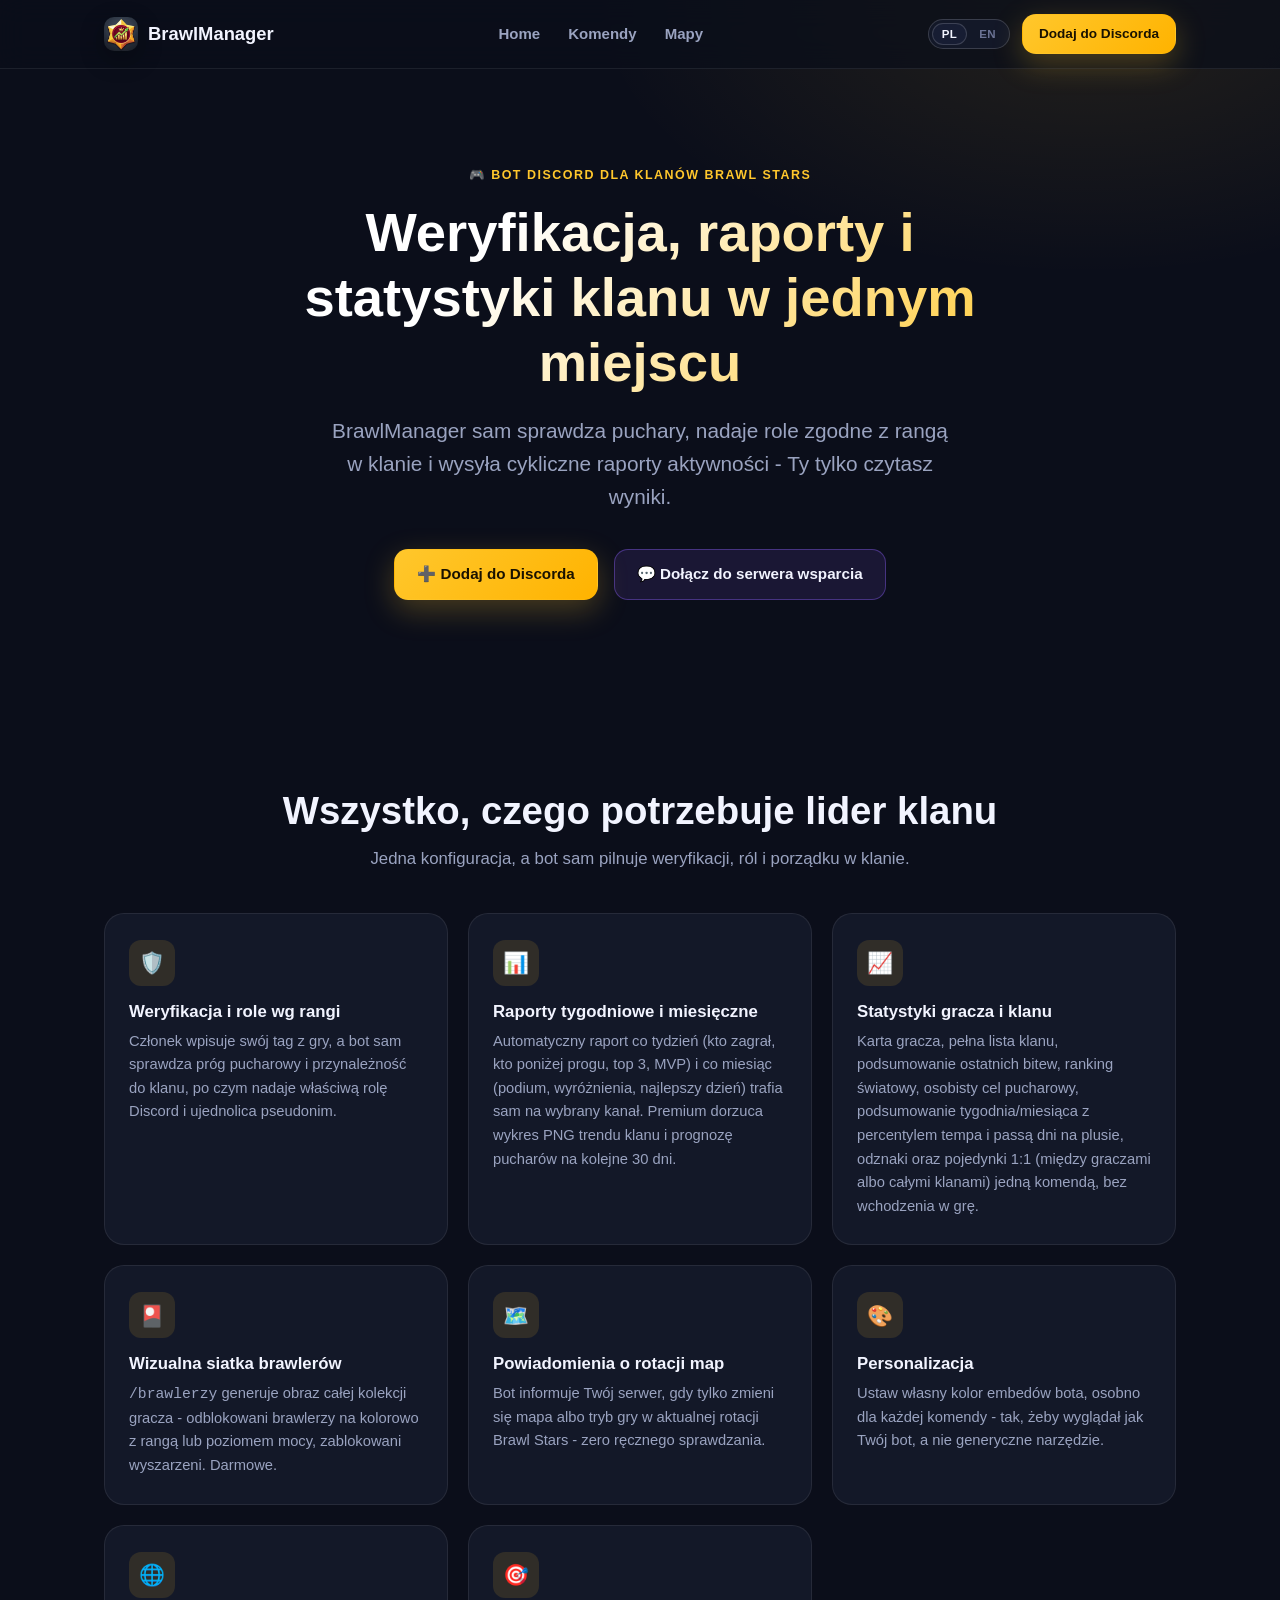
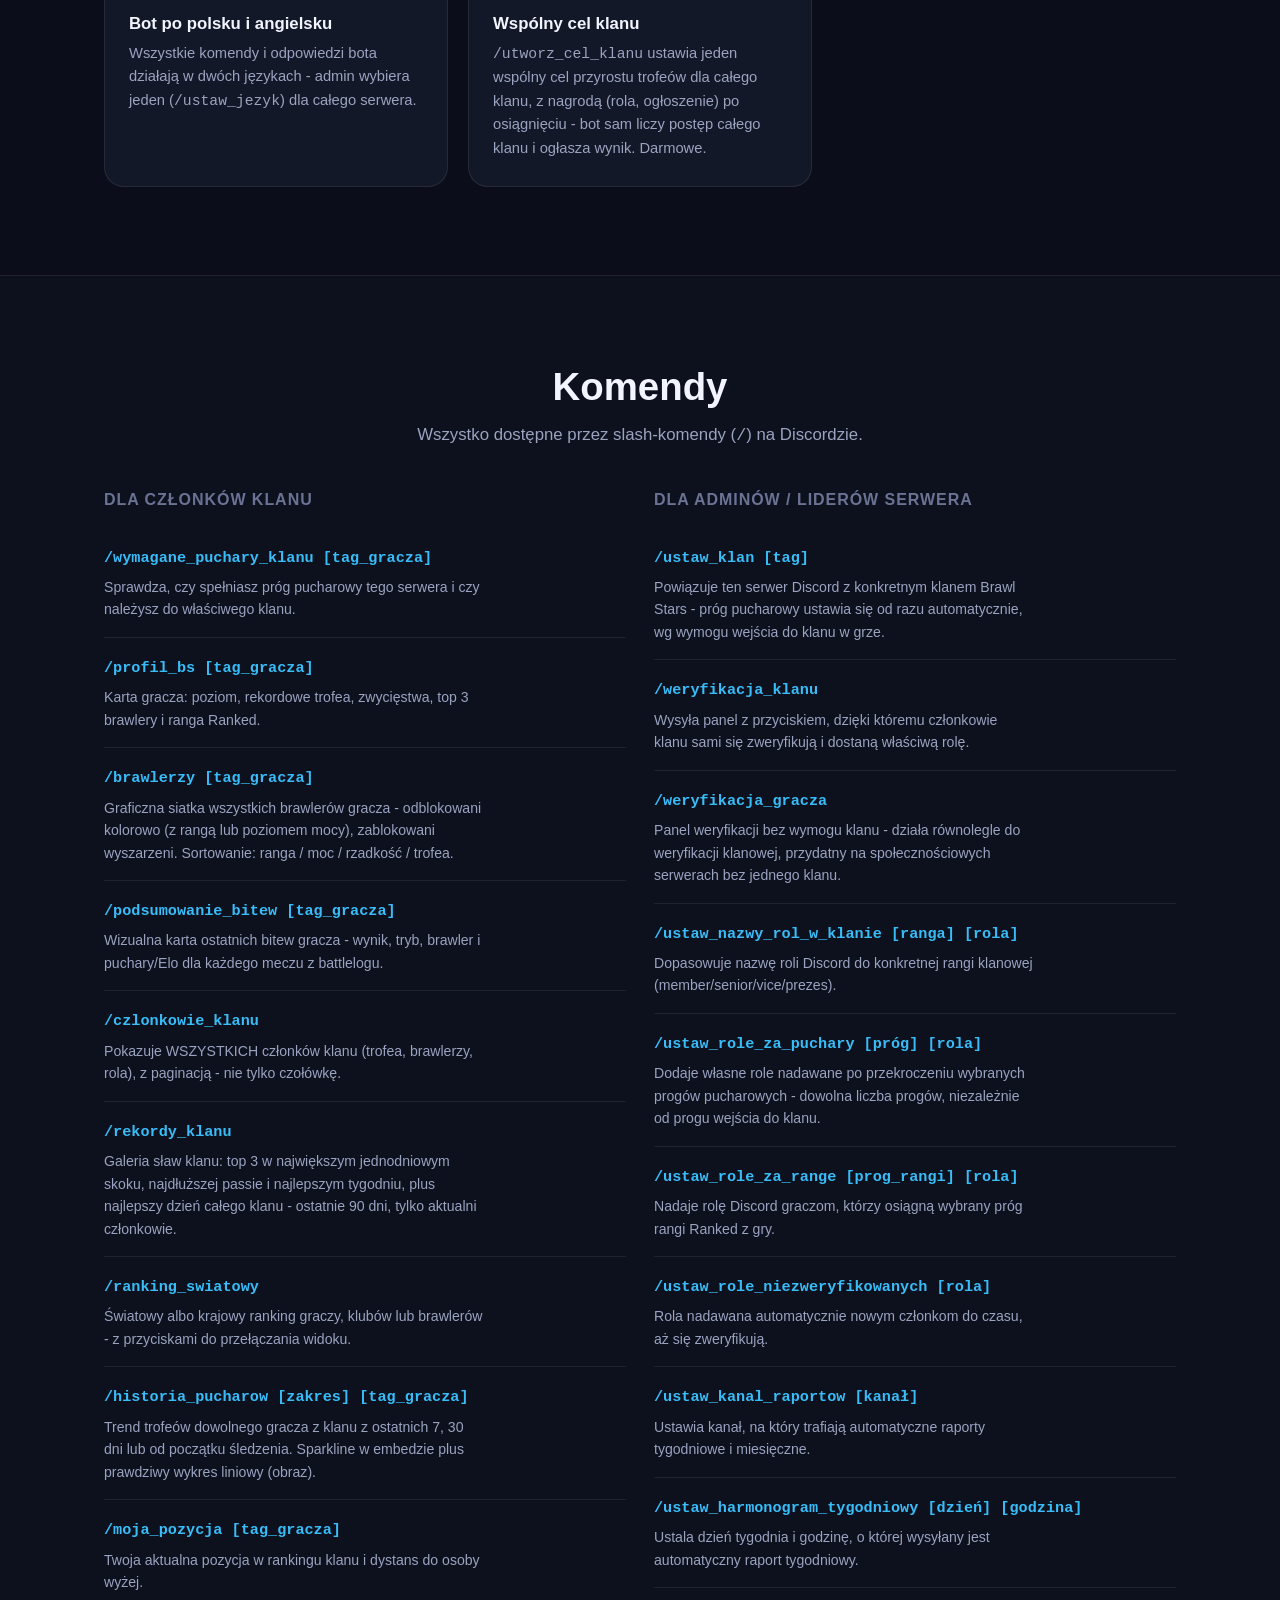
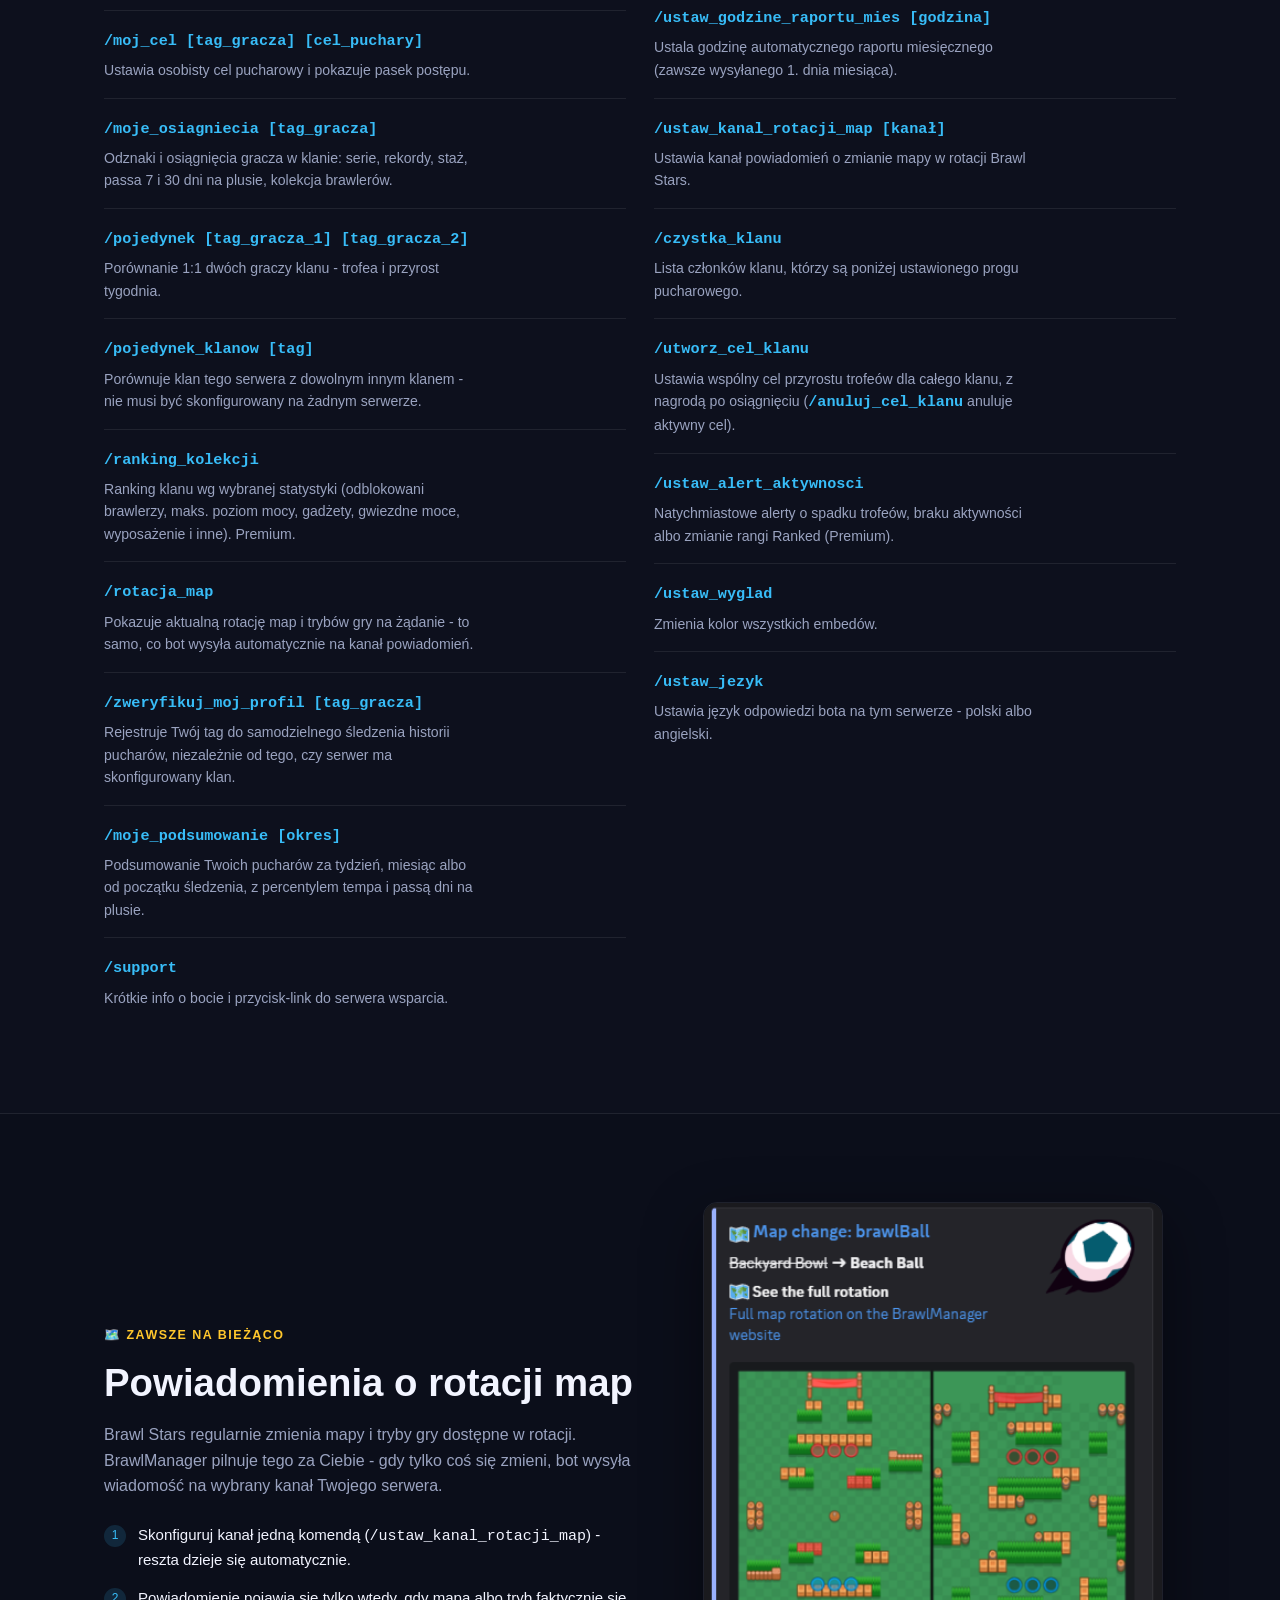
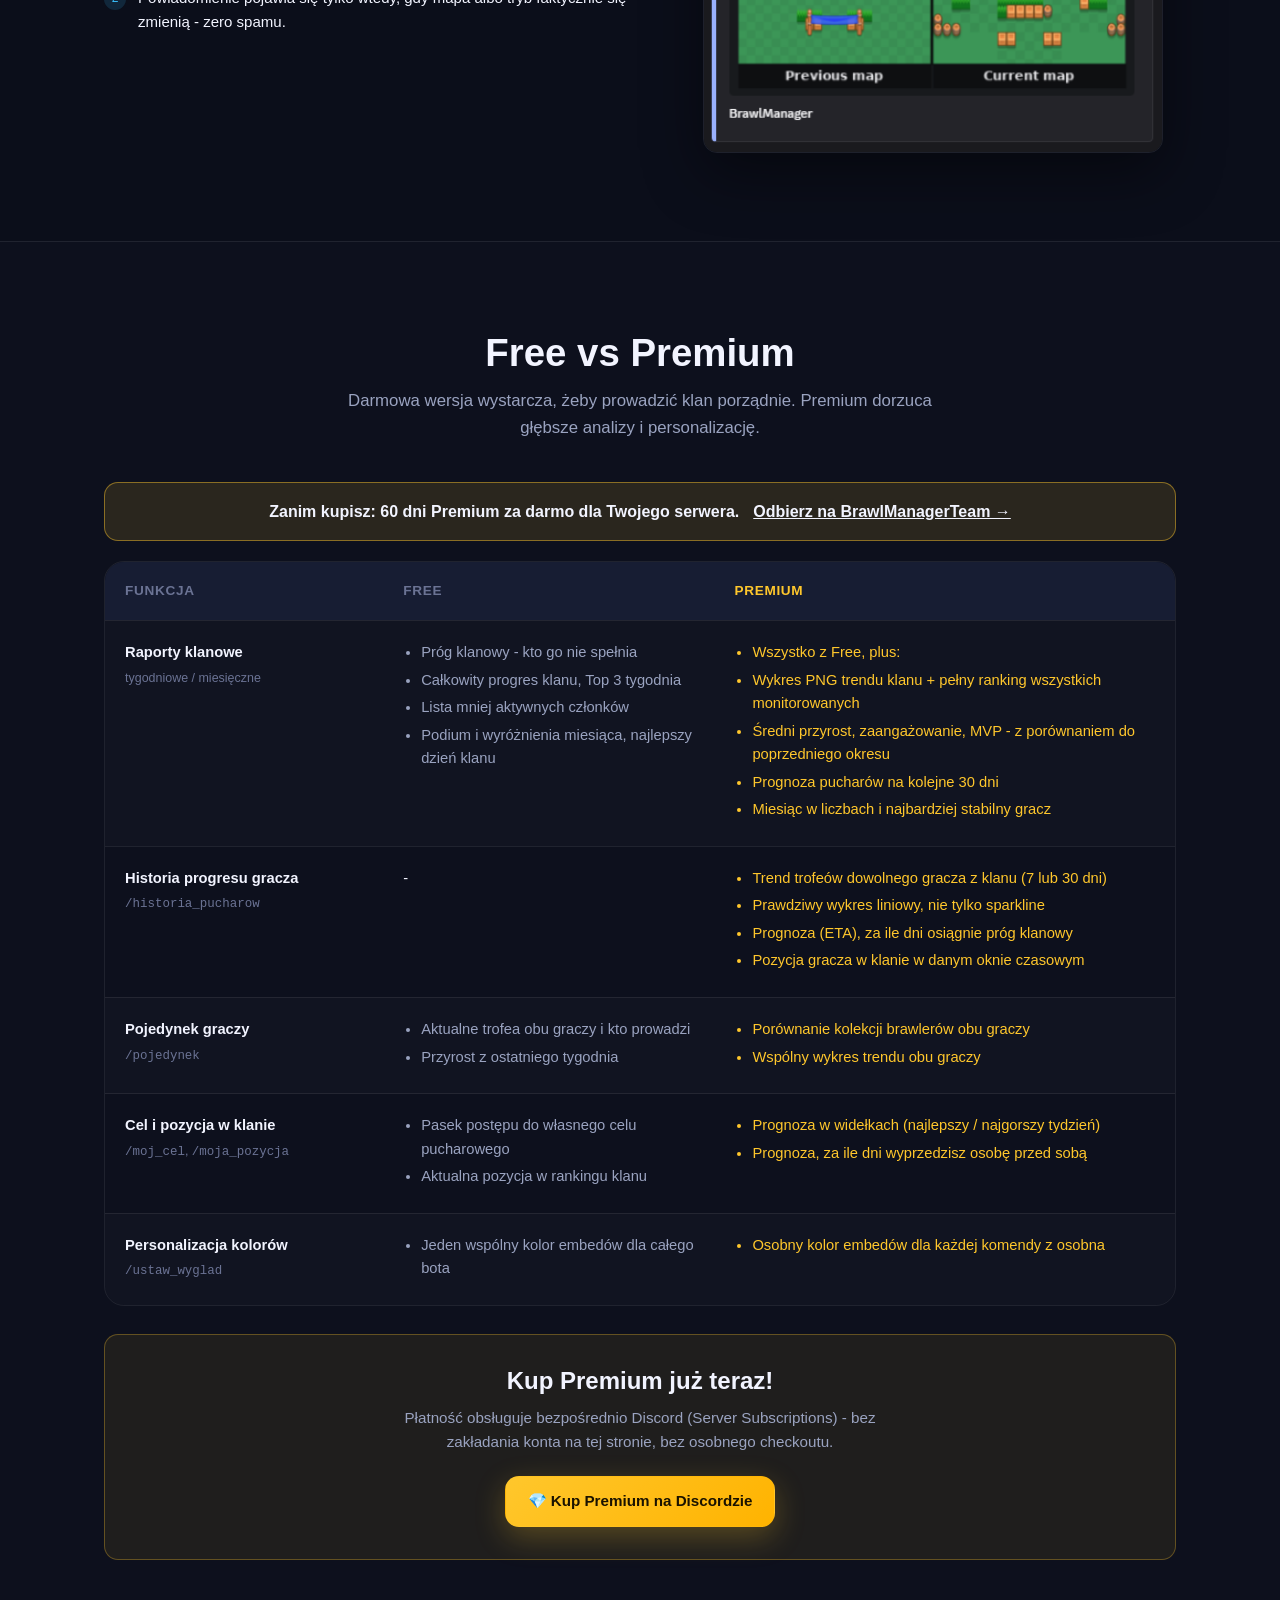
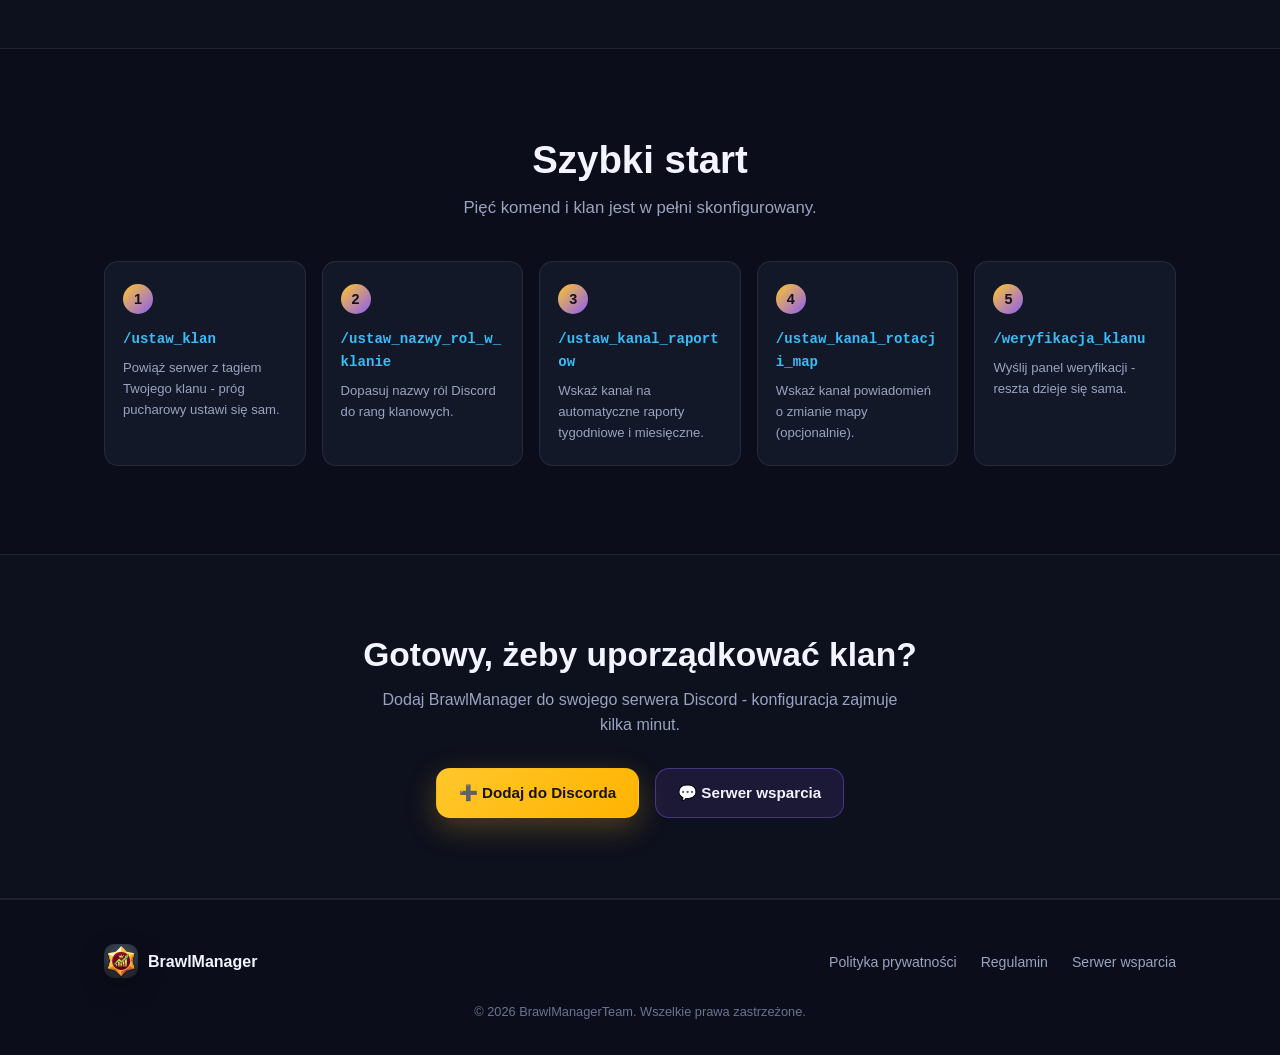
<file: index.html>
<!DOCTYPE html>
<html lang="pl">
<head>
    <meta charset="UTF-8">
    <meta name="viewport" content="width=device-width, initial-scale=1.0">
    <title data-i18n="home.meta_title">BrawlManager - bot Discord dla liderów klanów Brawl Stars</title>
    <meta name="description" content="BrawlManager automatyzuje weryfikację członków, role, raporty i statystyki klanu Brawl Stars na Discordzie. Dodaj bota za darmo, Premium odblokowuje więcej." data-i18n-attr="content:home.meta_description">
    <link rel="icon" type="image/png" href="/assets/logo.png">
    <link rel="stylesheet" href="/assets/style.css">
</head>
<body>

<!-- ============ NAVBAR ============ -->
<header class="navbar">
    <div class="navbar-inner">
        <a href="/" class="brand">
            <img src="/assets/logo.png" alt="Logo BrawlManager" class="brand-mark" data-i18n-attr="alt:common.logo_alt">
            BrawlManager
        </a>

        <nav>
            <ul class="nav-links">
                <li><a href="/" data-i18n="common.nav_home">Home</a></li>
                <li><a href="/Komendy/" data-i18n="common.nav_komendy" data-i18n-href="komendy">Komendy</a></li>
                <li><a href="/Mapy/" data-i18n="common.nav_mapy" data-i18n-href="mapy">Mapy</a></li>
            </ul>
        </nav>

        <div class="nav-cta">
            <!-- Przełącznik PL/EN (2026-07-22) - wybór trzyma się w localStorage
                 (assets/i18n.js), więc przechodzi między Home/Komendy/Mapy zamiast
                 resetować się przy każdej nawigacji. Neutralny styl (nie akcentowy
                 kolor), żeby nie konkurował z przyciskiem "Dodaj do Discorda" obok. -->
            <div class="lang-switch" role="group" data-i18n-attr="aria-label:common.lang_switch_aria">
                <button type="button" class="lang-switch-btn" data-lang-btn="pl">PL</button>
                <button type="button" class="lang-switch-btn" data-lang-btn="en">EN</button>
            </div>
            <a href="https://discord.com/oauth2/authorize?client_id=1506378216108195851" class="btn btn-primary btn-small" target="_blank" rel="noopener" data-i18n="common.nav_add_discord">Dodaj do Discorda</a>
            <button class="nav-toggle" aria-label="Otwórz menu" aria-expanded="false" data-i18n-attr="aria-label:common.nav_toggle_aria">☰</button>
        </div>
    </div>
</header>

<main>

    <!-- ============ 1. HERO ============ -->
    <section class="hero">
        <div class="container">
            <div class="eyebrow" data-i18n="home.hero_eyebrow">🎮 Bot Discord dla klanów Brawl Stars</div>
            <h1 data-i18n="home.hero_title">Weryfikacja, raporty i statystyki klanu w jednym miejscu</h1>
            <p class="tagline" data-i18n="home.hero_tagline">
                BrawlManager sam sprawdza puchary, nadaje role zgodne z rangą w klanie i wysyła
                cykliczne raporty aktywności - Ty tylko czytasz wyniki.
            </p>

            <div class="hero-actions">
                <a href="https://discord.com/oauth2/authorize?client_id=1506378216108195851" class="btn btn-primary" target="_blank" rel="noopener" data-i18n="home.hero_cta_primary">➕ Dodaj do Discorda</a>
                <a href="https://discord.gg/ARd5PM8VBQ" class="btn btn-secondary" target="_blank" rel="noopener" data-i18n="home.hero_cta_secondary">
                    💬 Dołącz do serwera wsparcia
                </a>
            </div>
        </div>
    </section>

    <!-- ============ 2. FUNKCJE ============ -->
    <section id="funkcje">
        <div class="container">
            <div class="section-head">
                <h2 class="section-title" data-i18n="home.features_title">Wszystko, czego potrzebuje lider klanu</h2>
                <p class="section-lede" data-i18n="home.features_lede">
                    Jedna konfiguracja, a bot sam pilnuje weryfikacji, ról i porządku w klanie.
                </p>
            </div>

            <div class="features-grid">
                <div class="feature-card">
                    <div class="feature-icon">🛡️</div>
                    <h3 data-i18n="home.feature1_title">Weryfikacja i role wg rangi</h3>
                    <p data-i18n="home.feature1_body">
                        Członek wpisuje swój tag z gry, a bot sam sprawdza próg pucharowy i przynależność
                        do klanu, po czym nadaje właściwą rolę Discord i ujednolica pseudonim.
                    </p>
                </div>

                <div class="feature-card">
                    <div class="feature-icon">📊</div>
                    <h3 data-i18n="home.feature2_title">Raporty tygodniowe i miesięczne</h3>
                    <p data-i18n="home.feature2_body">
                        Automatyczny raport co tydzień (kto zagrał, kto poniżej progu, top 3, MVP) i co miesiąc
                        (podium, wyróżnienia, najlepszy dzień) trafia sam na wybrany kanał. Premium dorzuca
                        wykres PNG trendu klanu i prognozę pucharów na kolejne 30 dni.
                    </p>
                </div>

                <div class="feature-card">
                    <div class="feature-icon">📈</div>
                    <h3 data-i18n="home.feature3_title">Statystyki gracza i klanu</h3>
                    <p data-i18n="home.feature3_body">
                        Karta gracza, pełna lista klanu, podsumowanie ostatnich bitew, ranking światowy,
                        osobisty cel pucharowy, podsumowanie tygodnia/miesiąca z percentylem tempa i passą
                        dni na plusie, odznaki oraz pojedynki 1:1 (między graczami albo całymi klanami)
                        jedną komendą, bez wchodzenia w grę.
                    </p>
                </div>

                <div class="feature-card">
                    <div class="feature-icon">🎴</div>
                    <h3 data-i18n="home.feature4_title">Wizualna siatka brawlerów</h3>
                    <p data-i18n="home.feature4_body">
                        <code>/brawlerzy</code> generuje obraz całej kolekcji gracza - odblokowani brawlerzy
                        na kolorowo z rangą lub poziomem mocy, zablokowani wyszarzeni. Darmowe.
                    </p>
                </div>

                <div class="feature-card">
                    <div class="feature-icon">🗺️</div>
                    <h3 data-i18n="home.feature5_title">Powiadomienia o rotacji map</h3>
                    <p data-i18n="home.feature5_body">
                        Bot informuje Twój serwer, gdy tylko zmieni się mapa albo tryb gry w aktualnej
                        rotacji Brawl Stars - zero ręcznego sprawdzania.
                    </p>
                </div>

                <div class="feature-card">
                    <div class="feature-icon">🎨</div>
                    <h3 data-i18n="home.feature6_title">Personalizacja</h3>
                    <p data-i18n="home.feature6_body">
                        Ustaw własny kolor embedów bota, osobno dla każdej komendy - tak, żeby wyglądał
                        jak Twój bot, a nie generyczne narzędzie.
                    </p>
                </div>

                <div class="feature-card">
                    <div class="feature-icon">🌐</div>
                    <h3 data-i18n="home.feature7_title">Bot po polsku i angielsku</h3>
                    <p data-i18n="home.feature7_body">
                        Wszystkie komendy i odpowiedzi bota działają w dwóch językach - admin wybiera jeden
                        (<code>/ustaw_jezyk</code>) dla całego serwera.
                    </p>
                </div>

                <div class="feature-card">
                    <div class="feature-icon">🎯</div>
                    <h3 data-i18n="home.feature8_title">Wspólny cel klanu</h3>
                    <p data-i18n="home.feature8_body">
                        <code>/utworz_cel_klanu</code> ustawia jeden wspólny cel przyrostu trofeów dla całego
                        klanu, z nagrodą (rola, ogłoszenie) po osiągnięciu - bot sam liczy postęp całego
                        klanu i ogłasza wynik. Darmowe.
                    </p>
                </div>
            </div>
        </div>
    </section>

    <!-- ============ 3. LISTA KOMEND ============ -->
    <section id="komendy" class="alt">
        <div class="container">
            <div class="section-head">
                <h2 class="section-title" data-i18n="home.commands_title">Komendy</h2>
                <p class="section-lede" data-i18n="home.commands_lede">
                    Wszystko dostępne przez slash-komendy (<code>/</code>) na Discordzie.
                </p>
            </div>

            <div class="commands-grid">
                <div class="commands-col">
                    <h3 data-i18n="home.commands_col1_title">Dla członków klanu</h3>

                    <div class="command-item">
                        <div class="command-main">
                            <code data-i18n="home.cmd_wymagane_puchary_klanu_code">/wymagane_puchary_klanu [tag_gracza]</code>
                            <p data-i18n="home.cmd_wymagane_puchary_klanu_desc">Sprawdza, czy spełniasz próg pucharowy tego serwera i czy należysz do właściwego klanu.</p>
                        </div>
                    </div>

                    <div class="command-item">
                        <div class="command-main">
                            <code data-i18n="home.cmd_profil_bs_code">/profil_bs [tag_gracza]</code>
                            <p data-i18n="home.cmd_profil_bs_desc">Karta gracza: poziom, rekordowe trofea, zwycięstwa, top 3 brawlery i ranga Ranked.</p>
                        </div>
                    </div>

                    <div class="command-item">
                        <div class="command-main">
                            <code data-i18n="home.cmd_brawlerzy_code">/brawlerzy [tag_gracza]</code>
                            <p data-i18n="home.cmd_brawlerzy_desc">Graficzna siatka wszystkich brawlerów gracza - odblokowani kolorowo (z rangą lub poziomem mocy), zablokowani wyszarzeni. Sortowanie: ranga / moc / rzadkość / trofea.</p>
                        </div>
                    </div>

                    <div class="command-item">
                        <div class="command-main">
                            <code data-i18n="home.cmd_podsumowanie_bitew_code">/podsumowanie_bitew [tag_gracza]</code>
                            <p data-i18n="home.cmd_podsumowanie_bitew_desc">Wizualna karta ostatnich bitew gracza - wynik, tryb, brawler i puchary/Elo dla każdego meczu z battlelogu.</p>
                        </div>
                    </div>

                    <div class="command-item">
                        <div class="command-main">
                            <code data-i18n="home.cmd_czlonkowie_klanu_code">/czlonkowie_klanu</code>
                            <p data-i18n="home.cmd_czlonkowie_klanu_desc">Pokazuje WSZYSTKICH członków klanu (trofea, brawlerzy, rola), z paginacją - nie tylko czołówkę.</p>
                        </div>
                    </div>

                    <div class="command-item">
                        <div class="command-main">
                            <code data-i18n="home.cmd_rekordy_klanu_code">/rekordy_klanu</code>
                            <p data-i18n="home.cmd_rekordy_klanu_desc">Galeria sław klanu: top 3 w największym jednodniowym skoku, najdłuższej passie i najlepszym tygodniu, plus najlepszy dzień całego klanu - ostatnie 90 dni, tylko aktualni członkowie.</p>
                        </div>
                    </div>

                    <div class="command-item">
                        <div class="command-main">
                            <code data-i18n="home.cmd_ranking_swiatowy_code">/ranking_swiatowy</code>
                            <p data-i18n="home.cmd_ranking_swiatowy_desc">Światowy albo krajowy ranking graczy, klubów lub brawlerów - z przyciskami do przełączania widoku.</p>
                        </div>
                    </div>

                    <div class="command-item">
                        <div class="command-main">
                            <code data-i18n="home.cmd_historia_pucharow_code">/historia_pucharow [zakres] [tag_gracza]</code>
                            <p data-i18n="home.cmd_historia_pucharow_desc">Trend trofeów dowolnego gracza z klanu z ostatnich 7, 30 dni lub od początku śledzenia. Sparkline w embedzie plus prawdziwy wykres liniowy (obraz).</p>
                        </div>
                    </div>

                    <div class="command-item">
                        <div class="command-main">
                            <code data-i18n="home.cmd_moja_pozycja_code">/moja_pozycja [tag_gracza]</code>
                            <p data-i18n="home.cmd_moja_pozycja_desc">Twoja aktualna pozycja w rankingu klanu i dystans do osoby wyżej.</p>
                        </div>
                    </div>

                    <div class="command-item">
                        <div class="command-main">
                            <code data-i18n="home.cmd_moj_cel_code">/moj_cel [tag_gracza] [cel_puchary]</code>
                            <p data-i18n="home.cmd_moj_cel_desc">Ustawia osobisty cel pucharowy i pokazuje pasek postępu.</p>
                        </div>
                    </div>

                    <div class="command-item">
                        <div class="command-main">
                            <code data-i18n="home.cmd_moje_osiagniecia_code">/moje_osiagniecia [tag_gracza]</code>
                            <p data-i18n="home.cmd_moje_osiagniecia_desc">Odznaki i osiągnięcia gracza w klanie: serie, rekordy, staż, passa 7 i 30 dni na plusie, kolekcja brawlerów.</p>
                        </div>
                    </div>

                    <div class="command-item">
                        <div class="command-main">
                            <code data-i18n="home.cmd_pojedynek_code">/pojedynek [tag_gracza_1] [tag_gracza_2]</code>
                            <p data-i18n="home.cmd_pojedynek_desc">Porównanie 1:1 dwóch graczy klanu - trofea i przyrost tygodnia.</p>
                        </div>
                    </div>

                    <div class="command-item">
                        <div class="command-main">
                            <code data-i18n="home.cmd_pojedynek_klanow_code">/pojedynek_klanow [tag]</code>
                            <p data-i18n="home.cmd_pojedynek_klanow_desc">Porównuje klan tego serwera z dowolnym innym klanem - nie musi być skonfigurowany na żadnym serwerze.</p>
                        </div>
                    </div>

                    <div class="command-item">
                        <div class="command-main">
                            <code data-i18n="home.cmd_ranking_kolekcji_code">/ranking_kolekcji</code>
                            <p data-i18n="home.cmd_ranking_kolekcji_desc">Ranking klanu wg wybranej statystyki (odblokowani brawlerzy, maks. poziom mocy, gadżety, gwiezdne moce, wyposażenie i inne). Premium.</p>
                        </div>
                    </div>

                    <div class="command-item">
                        <div class="command-main">
                            <code data-i18n="home.cmd_rotacja_map_code">/rotacja_map</code>
                            <p data-i18n="home.cmd_rotacja_map_desc">Pokazuje aktualną rotację map i trybów gry na żądanie - to samo, co bot wysyła automatycznie na kanał powiadomień.</p>
                        </div>
                    </div>

                    <div class="command-item">
                        <div class="command-main">
                            <code data-i18n="home.cmd_zweryfikuj_moj_profil_code">/zweryfikuj_moj_profil [tag_gracza]</code>
                            <p data-i18n="home.cmd_zweryfikuj_moj_profil_desc">Rejestruje Twój tag do samodzielnego śledzenia historii pucharów, niezależnie od tego, czy serwer ma skonfigurowany klan.</p>
                        </div>
                    </div>

                    <div class="command-item">
                        <div class="command-main">
                            <code data-i18n="home.cmd_moje_podsumowanie_code">/moje_podsumowanie [okres]</code>
                            <p data-i18n="home.cmd_moje_podsumowanie_desc">Podsumowanie Twoich pucharów za tydzień, miesiąc albo od początku śledzenia, z percentylem tempa i passą dni na plusie.</p>
                        </div>
                    </div>

                    <div class="command-item">
                        <div class="command-main">
                            <code data-i18n="home.cmd_support_code">/support</code>
                            <p data-i18n="home.cmd_support_desc">Krótkie info o bocie i przycisk-link do serwera wsparcia.</p>
                        </div>
                    </div>
                </div>

                <div class="commands-col">
                    <h3 data-i18n="home.commands_col2_title">Dla adminów / liderów serwera</h3>

                    <div class="command-item">
                        <div class="command-main">
                            <code data-i18n="home.cmd_ustaw_klan_code">/ustaw_klan [tag]</code>
                            <p data-i18n="home.cmd_ustaw_klan_desc">Powiązuje ten serwer Discord z konkretnym klanem Brawl Stars - próg pucharowy ustawia się od razu automatycznie, wg wymogu wejścia do klanu w grze.</p>
                        </div>
                    </div>

                    <div class="command-item">
                        <div class="command-main">
                            <code data-i18n="home.cmd_weryfikacja_klanu_code">/weryfikacja_klanu</code>
                            <p data-i18n="home.cmd_weryfikacja_klanu_desc">Wysyła panel z przyciskiem, dzięki któremu członkowie klanu sami się zweryfikują i dostaną właściwą rolę.</p>
                        </div>
                    </div>

                    <div class="command-item">
                        <div class="command-main">
                            <code data-i18n="home.cmd_weryfikacja_gracza_code">/weryfikacja_gracza</code>
                            <p data-i18n="home.cmd_weryfikacja_gracza_desc">Panel weryfikacji bez wymogu klanu - działa równolegle do weryfikacji klanowej, przydatny na społecznościowych serwerach bez jednego klanu.</p>
                        </div>
                    </div>

                    <div class="command-item">
                        <div class="command-main">
                            <code data-i18n="home.cmd_ustaw_nazwy_rol_w_klanie_code">/ustaw_nazwy_rol_w_klanie [ranga] [rola]</code>
                            <p data-i18n="home.cmd_ustaw_nazwy_rol_w_klanie_desc">Dopasowuje nazwę roli Discord do konkretnej rangi klanowej (member/senior/vice/prezes).</p>
                        </div>
                    </div>

                    <div class="command-item">
                        <div class="command-main">
                            <code data-i18n="home.cmd_ustaw_role_za_puchary_code">/ustaw_role_za_puchary [próg] [rola]</code>
                            <p data-i18n="home.cmd_ustaw_role_za_puchary_desc">Dodaje własne role nadawane po przekroczeniu wybranych progów pucharowych - dowolna liczba progów, niezależnie od progu wejścia do klanu.</p>
                        </div>
                    </div>

                    <div class="command-item">
                        <div class="command-main">
                            <code data-i18n="home.cmd_ustaw_role_za_range_code">/ustaw_role_za_range [prog_rangi] [rola]</code>
                            <p data-i18n="home.cmd_ustaw_role_za_range_desc">Nadaje rolę Discord graczom, którzy osiągną wybrany próg rangi Ranked z gry.</p>
                        </div>
                    </div>

                    <div class="command-item">
                        <div class="command-main">
                            <code data-i18n="home.cmd_ustaw_role_niezweryfikowanych_code">/ustaw_role_niezweryfikowanych [rola]</code>
                            <p data-i18n="home.cmd_ustaw_role_niezweryfikowanych_desc">Rola nadawana automatycznie nowym członkom do czasu, aż się zweryfikują.</p>
                        </div>
                    </div>

                    <div class="command-item">
                        <div class="command-main">
                            <code data-i18n="home.cmd_ustaw_kanal_raportow_code">/ustaw_kanal_raportow [kanał]</code>
                            <p data-i18n="home.cmd_ustaw_kanal_raportow_desc">Ustawia kanał, na który trafiają automatyczne raporty tygodniowe i miesięczne.</p>
                        </div>
                    </div>

                    <div class="command-item">
                        <div class="command-main">
                            <code data-i18n="home.cmd_ustaw_harmonogram_tygodniowy_code">/ustaw_harmonogram_tygodniowy [dzień] [godzina]</code>
                            <p data-i18n="home.cmd_ustaw_harmonogram_tygodniowy_desc">Ustala dzień tygodnia i godzinę, o której wysyłany jest automatyczny raport tygodniowy.</p>
                        </div>
                    </div>

                    <div class="command-item">
                        <div class="command-main">
                            <code data-i18n="home.cmd_ustaw_godzine_raportu_mies_code">/ustaw_godzine_raportu_mies [godzina]</code>
                            <p data-i18n="home.cmd_ustaw_godzine_raportu_mies_desc">Ustala godzinę automatycznego raportu miesięcznego (zawsze wysyłanego 1. dnia miesiąca).</p>
                        </div>
                    </div>

                    <div class="command-item">
                        <div class="command-main">
                            <code data-i18n="home.cmd_ustaw_kanal_rotacji_map_code">/ustaw_kanal_rotacji_map [kanał]</code>
                            <p data-i18n="home.cmd_ustaw_kanal_rotacji_map_desc">Ustawia kanał powiadomień o zmianie mapy w rotacji Brawl Stars.</p>
                        </div>
                    </div>

                    <div class="command-item">
                        <div class="command-main">
                            <code data-i18n="home.cmd_czystka_klanu_code">/czystka_klanu</code>
                            <p data-i18n="home.cmd_czystka_klanu_desc">Lista członków klanu, którzy są poniżej ustawionego progu pucharowego.</p>
                        </div>
                    </div>

                    <div class="command-item">
                        <div class="command-main">
                            <code data-i18n="home.cmd_utworz_cel_klanu_code">/utworz_cel_klanu</code>
                            <p data-i18n="home.cmd_utworz_cel_klanu_desc">Ustawia wspólny cel przyrostu trofeów dla całego klanu, z nagrodą po osiągnięciu (<code>/anuluj_cel_klanu</code> anuluje aktywny cel).</p>
                        </div>
                    </div>

                    <div class="command-item">
                        <div class="command-main">
                            <code data-i18n="home.cmd_ustaw_alert_aktywnosci_code">/ustaw_alert_aktywnosci</code>
                            <p data-i18n="home.cmd_ustaw_alert_aktywnosci_desc">Natychmiastowe alerty o spadku trofeów, braku aktywności albo zmianie rangi Ranked (Premium).</p>
                        </div>
                    </div>

                    <div class="command-item">
                        <div class="command-main">
                            <code data-i18n="home.cmd_ustaw_wyglad_code">/ustaw_wyglad</code>
                            <p data-i18n="home.cmd_ustaw_wyglad_desc">Zmienia kolor wszystkich embedów.</p>
                        </div>
                    </div>

                    <div class="command-item">
                        <div class="command-main">
                            <code data-i18n="home.cmd_ustaw_jezyk_code">/ustaw_jezyk</code>
                            <p data-i18n="home.cmd_ustaw_jezyk_desc">Ustawia język odpowiedzi bota na tym serwerze - polski albo angielski.</p>
                        </div>
                    </div>
                </div>
            </div>
        </div>
    </section>

    <!-- ============ 4. ROTACJA MAP ============ -->
    <section id="rotacja-map">
        <div class="container">
            <div class="rotation-layout">
                <div class="rotation-copy">
                    <div class="eyebrow" data-i18n="home.rotation_eyebrow">🗺️ Zawsze na bieżąco</div>
                    <h2 class="section-title" data-i18n="home.rotation_title">Powiadomienia o rotacji map</h2>
                    <p data-i18n="home.rotation_body">
                        Brawl Stars regularnie zmienia mapy i tryby gry dostępne w rotacji. BrawlManager
                        pilnuje tego za Ciebie - gdy tylko coś się zmieni, bot wysyła wiadomość na wybrany
                        kanał Twojego serwera.
                    </p>
                    <ul class="rotation-points">
                        <li><span class="dot">1</span> <span data-i18n="home.rotation_point1">Skonfiguruj kanał jedną komendą (<code>/ustaw_kanal_rotacji_map</code>) - reszta dzieje się automatycznie.</span></li>
                        <li><span class="dot">2</span> <span data-i18n="home.rotation_point2">Powiadomienie pojawia się tylko wtedy, gdy mapa albo tryb faktycznie się zmienią - zero spamu.</span></li>
                    </ul>
                </div>

                <div class="rotation-screenshot-card">
                    <img src="/assets/rotacja-powiadomienie-discord.png" alt="Prawdziwe powiadomienie BrawlManagera o zmianie rotacji map na kanale Discorda" class="command-screenshot rotation-screenshot" data-i18n-attr="alt:home.rotation_screenshot_alt">
                </div>
            </div>
        </div>
    </section>

    <!-- ============ 5. PREMIUM ============ -->
    <section id="premium" class="alt">
        <div class="container">
            <div class="section-head">
                <h2 class="section-title">Free vs Premium</h2>
                <p class="section-lede" data-i18n="home.premium_lede">
                    Darmowa wersja wystarcza, żeby prowadzić klan porządnie. Premium dorzuca głębsze
                    analizy i personalizację.
                </p>
            </div>

            <!-- TODO: link zrodla "strona" wstawic po wdrozeniu bota na produkcje (bot tworzy go sam, patrz kanal logu wejsc) -->
            <div class="premium-free-banner">
                <strong data-i18n="home.premium_free_banner_title">Zanim kupisz: 60 dni Premium za darmo dla Twojego serwera.</strong>
                <a href="https://discord.gg/AwaecsPct7" data-i18n="home.premium_free_banner_link">Odbierz na BrawlManagerTeam →</a>
            </div>

            <div class="premium-table-wrap">
                <table class="premium-table">
                    <thead>
                        <tr>
                            <th data-i18n="home.premium_th_feature">Funkcja</th>
                            <th>Free</th>
                            <th class="col-premium">Premium</th>
                        </tr>
                    </thead>
                    <tbody>
                        <tr>
                            <td class="feature-name" data-i18n="home.premium_row1_name">Raporty klanowe<span>tygodniowe / miesięczne</span></td>
                            <td data-i18n="home.premium_row1_free">
                                <ul>
                                    <li>Próg klanowy - kto go nie spełnia</li>
                                    <li>Całkowity progres klanu, Top 3 tygodnia</li>
                                    <li>Lista mniej aktywnych członków</li>
                                    <li>Podium i wyróżnienia miesiąca, najlepszy dzień klanu</li>
                                </ul>
                            </td>
                            <td data-i18n="home.premium_row1_premium">
                                <ul>
                                    <li>Wszystko z Free, plus:</li>
                                    <li>Wykres PNG trendu klanu + pełny ranking wszystkich monitorowanych</li>
                                    <li>Średni przyrost, zaangażowanie, MVP - z porównaniem do poprzedniego okresu</li>
                                    <li>Prognoza pucharów na kolejne 30 dni</li>
                                    <li>Miesiąc w liczbach i najbardziej stabilny gracz</li>
                                </ul>
                            </td>
                        </tr>
                        <tr>
                            <td class="feature-name" data-i18n="home.premium_row2_name">Historia progresu gracza<span><code>/historia_pucharow</code></span></td>
                            <td>-</td>
                            <td data-i18n="home.premium_row2_premium">
                                <ul>
                                    <li>Trend trofeów dowolnego gracza z klanu (7 lub 30 dni)</li>
                                    <li>Prawdziwy wykres liniowy, nie tylko sparkline</li>
                                    <li>Prognoza (ETA), za ile dni osiągnie próg klanowy</li>
                                    <li>Pozycja gracza w klanie w danym oknie czasowym</li>
                                </ul>
                            </td>
                        </tr>
                        <tr>
                            <td class="feature-name" data-i18n="home.premium_row3_name">Pojedynek graczy<span><code>/pojedynek</code></span></td>
                            <td data-i18n="home.premium_row3_free">
                                <ul>
                                    <li>Aktualne trofea obu graczy i kto prowadzi</li>
                                    <li>Przyrost z ostatniego tygodnia</li>
                                </ul>
                            </td>
                            <td data-i18n="home.premium_row3_premium">
                                <ul>
                                    <li>Porównanie kolekcji brawlerów obu graczy</li>
                                    <li>Wspólny wykres trendu obu graczy</li>
                                </ul>
                            </td>
                        </tr>
                        <tr>
                            <td class="feature-name" data-i18n="home.premium_row4_name">Cel i pozycja w klanie<span><code>/moj_cel</code>, <code>/moja_pozycja</code></span></td>
                            <td data-i18n="home.premium_row4_free">
                                <ul>
                                    <li>Pasek postępu do własnego celu pucharowego</li>
                                    <li>Aktualna pozycja w rankingu klanu</li>
                                </ul>
                            </td>
                            <td data-i18n="home.premium_row4_premium">
                                <ul>
                                    <li>Prognoza w widełkach (najlepszy / najgorszy tydzień)</li>
                                    <li>Prognoza, za ile dni wyprzedzisz osobę przed sobą</li>
                                </ul>
                            </td>
                        </tr>
                        <tr>
                            <td class="feature-name" data-i18n="home.premium_row5_name">Personalizacja kolorów<span><code>/ustaw_wyglad</code></span></td>
                            <td data-i18n="home.premium_row5_free">
                                <ul>
                                    <li>Jeden wspólny kolor embedów dla całego bota</li>
                                </ul>
                            </td>
                            <td data-i18n="home.premium_row5_premium">
                                <ul>
                                    <li>Osobny kolor embedów dla każdej komendy z osobna</li>
                                </ul>
                            </td>
                        </tr>
                    </tbody>
                </table>
            </div>

            <div class="premium-cta">
                <h3 class="premium-cta-title" data-i18n="home.premium_cta_title">Kup Premium już teraz!</h3>
                <p class="premium-cta-lede" data-i18n="home.premium_cta_lede">
                    Płatność obsługuje bezpośrednio Discord (Server Subscriptions) - bez zakładania konta na
                    tej stronie, bez osobnego checkoutu.
                </p>
                <a href="https://discord.com/application-directory/1506378216108195851/store/1520086638728839178" class="btn btn-primary" data-i18n="home.premium_cta_button">💎 Kup Premium na Discordzie</a>
            </div>
        </div>
    </section>

    <!-- ============ 6. ONBOARDING / SZYBKI START ============ -->
    <section id="start">
        <div class="container">
            <div class="section-head">
                <h2 class="section-title" data-i18n="home.start_title">Szybki start</h2>
                <p class="section-lede" data-i18n="home.start_lede">
                    Pięć komend i klan jest w pełni skonfigurowany.
                </p>
            </div>

            <div class="steps">
                <div class="step">
                    <div class="step-number">1</div>
                    <code data-i18n="home.cmd_ustaw_klan_code_bare">/ustaw_klan</code>
                    <p data-i18n="home.step1_body">Powiąż serwer z tagiem Twojego klanu - próg pucharowy ustawi się sam.</p>
                </div>
                <div class="step">
                    <div class="step-number">2</div>
                    <code data-i18n="home.cmd_ustaw_nazwy_rol_w_klanie_code_bare">/ustaw_nazwy_rol_w_klanie</code>
                    <p data-i18n="home.step2_body">Dopasuj nazwy ról Discord do rang klanowych.</p>
                </div>
                <div class="step">
                    <div class="step-number">3</div>
                    <code data-i18n="home.cmd_ustaw_kanal_raportow_code_bare">/ustaw_kanal_raportow</code>
                    <p data-i18n="home.step3_body">Wskaż kanał na automatyczne raporty tygodniowe i miesięczne.</p>
                </div>
                <div class="step">
                    <div class="step-number">4</div>
                    <code data-i18n="home.cmd_ustaw_kanal_rotacji_map_code_bare">/ustaw_kanal_rotacji_map</code>
                    <p data-i18n="home.step4_body">Wskaż kanał powiadomień o zmianie mapy (opcjonalnie).</p>
                </div>
                <div class="step">
                    <div class="step-number">5</div>
                    <code data-i18n="home.cmd_weryfikacja_klanu_code_bare">/weryfikacja_klanu</code>
                    <p data-i18n="home.step5_body">Wyślij panel weryfikacji - reszta dzieje się sama.</p>
                </div>
            </div>
        </div>
    </section>

    <!-- ============ CTA BAND ============ -->
    <section class="cta-band alt">
        <div class="container">
            <h2 data-i18n="home.cta_band_title">Gotowy, żeby uporządkować klan?</h2>
            <p data-i18n="home.cta_band_body">Dodaj BrawlManager do swojego serwera Discord - konfiguracja zajmuje kilka minut.</p>
            <div class="cta-actions">
                <a href="https://discord.com/oauth2/authorize?client_id=1506378216108195851" class="btn btn-primary" target="_blank" rel="noopener" data-i18n="home.hero_cta_primary">➕ Dodaj do Discorda</a>
                <a href="https://discord.gg/ARd5PM8VBQ" class="btn btn-secondary" target="_blank" rel="noopener" data-i18n="home.cta_band_secondary">
                    💬 Serwer wsparcia
                </a>
            </div>
        </div>
    </section>

</main>

<!-- ============ 7. STOPKA ============ -->
<footer class="site-footer">
    <div class="container">
        <div class="footer-inner">
            <div class="footer-brand">
                <img src="/assets/logo.png" alt="Logo BrawlManager" class="brand-mark" data-i18n-attr="alt:common.logo_alt">
                BrawlManager
            </div>

            <ul class="footer-links">
                <li><a href="/privacy/" data-i18n="common.footer_privacy">Polityka prywatności</a></li>
                <li><a href="/tos/" data-i18n="common.footer_tos">Regulamin</a></li>
                <li><a href="https://discord.gg/ARd5PM8VBQ" target="_blank" rel="noopener" data-i18n="common.footer_support">Serwer wsparcia</a></li>
            </ul>
        </div>
        <p class="footer-copy">&copy; <span data-year>2026</span> <span data-i18n="common.footer_copy_suffix">BrawlManagerTeam. Wszelkie prawa zastrzeżone.</span></p>
    </div>
</footer>

<script src="/assets/script.js"></script>
<script src="/assets/i18n.js"></script>
<script>
  // Słownik treści specyficznych dla strony głównej - scalany w BM_I18N.init()
  // ze wspólnym słownikiem COMMON (navbar/stopka) z assets/i18n.js. Angielskie
  // nazwy komend/parametrów NIE są zgadywane - przepisane wprost z
  // src/services/translations.py w repo bota (Discord Bot - BS), bo to one
  // faktycznie widzi użytkownik z angielskim klientem Discorda.
  BM_I18N.init({
    "home.meta_title": {
      pl: "BrawlManager - bot Discord dla liderów klanów Brawl Stars",
      en: "BrawlManager - Discord bot for Brawl Stars clan leaders",
    },
    "home.meta_description": {
      pl: "BrawlManager automatyzuje weryfikację członków, role, raporty i statystyki klanu Brawl Stars na Discordzie. Dodaj bota za darmo, Premium odblokowuje więcej.",
      en: "BrawlManager automates member verification, roles, reports and stats for your Brawl Stars clan on Discord. Add the bot for free, Premium unlocks more.",
    },
    "home.hero_eyebrow": { pl: "🎮 Bot Discord dla klanów Brawl Stars", en: "🎮 Discord bot for Brawl Stars clans" },
    "home.hero_title": { pl: "Weryfikacja, raporty i statystyki klanu w jednym miejscu", en: "Clan verification, reports and stats in one place" },
    "home.hero_tagline": {
      pl: "BrawlManager sam sprawdza puchary, nadaje role zgodne z rangą w klanie i wysyła cykliczne raporty aktywności - Ty tylko czytasz wyniki.",
      en: "BrawlManager checks trophies, assigns roles that match clan rank, and sends recurring activity reports - you just read the results.",
    },
    "home.hero_cta_primary": { pl: "➕ Dodaj do Discorda", en: "➕ Add to Discord" },
    "home.hero_cta_secondary": { pl: "💬 Dołącz do serwera wsparcia", en: "💬 Join the support server" },

    "home.features_title": { pl: "Wszystko, czego potrzebuje lider klanu", en: "Everything a clan leader needs" },
    "home.features_lede": {
      pl: "Jedna konfiguracja, a bot sam pilnuje weryfikacji, ról i porządku w klanie.",
      en: "Configure it once, and the bot handles verification, roles and clan order on its own.",
    },
    "home.feature1_title": { pl: "Weryfikacja i role wg rangi", en: "Verification and rank-based roles" },
    "home.feature1_body": {
      pl: "Członek wpisuje swój tag z gry, a bot sam sprawdza próg pucharowy i przynależność do klanu, po czym nadaje właściwą rolę Discord i ujednolica pseudonim.",
      en: "A member enters their in-game tag, and the bot checks the trophy threshold and clan membership itself, then assigns the right Discord role and standardizes their nickname.",
    },
    "home.feature2_title": { pl: "Raporty tygodniowe i miesięczne", en: "Weekly and monthly reports" },
    "home.feature2_body": {
      pl: "Automatyczny raport co tydzień (kto zagrał, kto poniżej progu, top 3, MVP) i co miesiąc (podium, wyróżnienia, najlepszy dzień) trafia sam na wybrany kanał. Premium dorzuca wykres PNG trendu klanu i prognozę pucharów na kolejne 30 dni.",
      en: "An automatic weekly report (who played, who's below the threshold, top 3, MVP) and a monthly one (podium, honorable mentions, best day) land in a channel of your choice on their own. Premium adds a PNG chart of the clan trend and a 30-day trophy forecast.",
    },
    "home.feature3_title": { pl: "Statystyki gracza i klanu", en: "Player and clan statistics" },
    "home.feature3_body": {
      pl: "Karta gracza, pełna lista klanu, podsumowanie ostatnich bitew, ranking światowy, osobisty cel pucharowy, podsumowanie tygodnia/miesiąca z percentylem tempa i passą dni na plusie, odznaki oraz pojedynki 1:1 (między graczami albo całymi klanami) jedną komendą, bez wchodzenia w grę.",
      en: "Player card, full clan list, recent battle summary, world ranking, personal trophy goal, a weekly/monthly summary with a pace percentile and current streak, badges, and 1:1 duels (between players or whole clans) with one command, no need to open the game.",
    },
    "home.feature4_title": { pl: "Wizualna siatka brawlerów", en: "Visual brawler grid" },
    "home.feature4_body": {
      pl: "<code>/brawlerzy</code> generuje obraz całej kolekcji gracza - odblokowani brawlerzy na kolorowo z rangą lub poziomem mocy, zablokowani wyszarzeni. Darmowe.",
      en: "<code>/brawlers</code> generates an image of a player's whole collection - unlocked brawlers shown in color with rank or power level, locked ones grayed out. Free.",
    },
    "home.feature5_title": { pl: "Powiadomienia o rotacji map", en: "Map rotation notifications" },
    "home.feature5_body": {
      pl: "Bot informuje Twój serwer, gdy tylko zmieni się mapa albo tryb gry w aktualnej rotacji Brawl Stars - zero ręcznego sprawdzania.",
      en: "The bot tells your server the moment a map or mode changes in the current Brawl Stars rotation - zero manual checking.",
    },
    "home.feature6_title": { pl: "Personalizacja", en: "Customization" },
    "home.feature6_body": {
      pl: "Ustaw własny kolor embedów bota, osobno dla każdej komendy - tak, żeby wyglądał jak Twój bot, a nie generyczne narzędzie.",
      en: "Set a custom embed color for the bot, per command if you like - so it feels like your bot, not a generic tool.",
    },
    "home.feature7_title": { pl: "Bot po polsku i angielsku", en: "Bot in Polish and English" },
    "home.feature7_body": {
      pl: "Wszystkie komendy i odpowiedzi bota działają w dwóch językach - admin wybiera jeden (<code>/ustaw_jezyk</code>) dla całego serwera.",
      en: "Every command and response works in two languages - the admin picks one (<code>/set_language</code>) for the whole server.",
    },
    "home.feature8_title": { pl: "Wspólny cel klanu", en: "Shared clan goal" },
    "home.feature8_body": {
      pl: "<code>/utworz_cel_klanu</code> ustawia jeden wspólny cel przyrostu trofeów dla całego klanu, z nagrodą (rola, ogłoszenie) po osiągnięciu - bot sam liczy postęp całego klanu i ogłasza wynik. Darmowe.",
      en: "<code>/create_clan_goal</code> sets one shared trophy-gain goal for the whole clan, with a reward (role, announcement) on success - the bot tracks the whole clan's progress and announces the result on its own. Free.",
    },

    "home.commands_title": { pl: "Komendy", en: "Commands" },
    "home.commands_lede": {
      pl: "Wszystko dostępne przez slash-komendy (<code>/</code>) na Discordzie.",
      en: "Everything is available through slash commands (<code>/</code>) on Discord.",
    },
    "home.commands_col1_title": { pl: "Dla członków klanu", en: "For clan members" },
    "home.commands_col2_title": { pl: "Dla adminów / liderów serwera", en: "For admins / server leaders" },

    "home.cmd_wymagane_puchary_klanu_code": { pl: "/wymagane_puchary_klanu [tag_gracza]", en: "/clan_trophy_requirement [player_tag]" },
    "home.cmd_wymagane_puchary_klanu_desc": {
      pl: "Sprawdza, czy spełniasz próg pucharowy tego serwera i czy należysz do właściwego klanu.",
      en: "Checks whether you meet this server's trophy threshold and belong to the right clan.",
    },
    "home.cmd_profil_bs_code": { pl: "/profil_bs [tag_gracza]", en: "/bs_profile [player_tag]" },
    "home.cmd_profil_bs_desc": {
      pl: "Karta gracza: poziom, rekordowe trofea, zwycięstwa, top 3 brawlery i ranga Ranked.",
      en: "Player card: level, record trophies, wins, top 3 brawlers, and Ranked rank.",
    },
    "home.cmd_brawlerzy_code": { pl: "/brawlerzy [tag_gracza]", en: "/brawlers [player_tag]" },
    "home.cmd_brawlerzy_desc": {
      pl: "Graficzna siatka wszystkich brawlerów gracza - odblokowani kolorowo (z rangą lub poziomem mocy), zablokowani wyszarzeni. Sortowanie: ranga / moc / rzadkość / trofea.",
      en: "A visual grid of all of a player's brawlers - unlocked ones shown in color (with rank or power level), locked ones grayed out. Sortable by rank / power level / rarity / trophies.",
    },
    "home.cmd_podsumowanie_bitew_code": { pl: "/podsumowanie_bitew [tag_gracza]", en: "/battle_summary [player_tag]" },
    "home.cmd_podsumowanie_bitew_desc": {
      pl: "Wizualna karta ostatnich bitew gracza - wynik, tryb, brawler i puchary/Elo dla każdego meczu z battlelogu.",
      en: "A visual card of a player's recent battles - result, mode, brawler and trophies/Elo for every match in the battlelog.",
    },
    "home.cmd_czlonkowie_klanu_code": { pl: "/czlonkowie_klanu", en: "/clan_members" },
    "home.cmd_czlonkowie_klanu_desc": {
      pl: "Pokazuje WSZYSTKICH członków klanu (trofea, brawlerzy, rola), z paginacją - nie tylko czołówkę.",
      en: "Shows ALL clan members (trophies, brawlers, role), paginated - not just the top of the list.",
    },
    "home.cmd_rekordy_klanu_code": { pl: "/rekordy_klanu", en: "/clan_records" },
    "home.cmd_rekordy_klanu_desc": {
      pl: "Galeria sław klanu: top 3 w największym jednodniowym skoku, najdłuższej passie i najlepszym tygodniu, plus najlepszy dzień całego klanu - ostatnie 90 dni, tylko aktualni członkowie.",
      en: "The clan's hall of fame: top 3 for biggest single-day gain, longest streak and best week, plus the whole clan's best day - last 90 days, current members only.",
    },
    "home.cmd_ranking_swiatowy_code": { pl: "/ranking_swiatowy", en: "/world_ranking" },
    "home.cmd_ranking_swiatowy_desc": {
      pl: "Światowy albo krajowy ranking graczy, klubów lub brawlerów - z przyciskami do przełączania widoku.",
      en: "Global or national ranking of players, clubs or brawlers - with buttons to switch the view.",
    },
    "home.cmd_historia_pucharow_code": { pl: "/historia_pucharow [zakres] [tag_gracza]", en: "/trophy_history [range] [player_tag]" },
    "home.cmd_historia_pucharow_desc": {
      pl: "Trend trofeów dowolnego gracza z klanu z ostatnich 7, 30 dni lub od początku śledzenia. Sparkline w embedzie plus prawdziwy wykres liniowy (obraz).",
      en: "Trophy trend for any clan member over the last 7, 30 days or all time. A sparkline in the embed plus a real line chart (image).",
    },
    "home.cmd_moja_pozycja_code": { pl: "/moja_pozycja [tag_gracza]", en: "/my_rank [player_tag]" },
    "home.cmd_moja_pozycja_desc": {
      pl: "Twoja aktualna pozycja w rankingu klanu i dystans do osoby wyżej.",
      en: "Your current position in the clan ranking and the gap to the player above you.",
    },
    "home.cmd_moj_cel_code": { pl: "/moj_cel [tag_gracza] [cel_puchary]", en: "/my_goal [player_tag] [goal_trophies]" },
    "home.cmd_moj_cel_desc": {
      pl: "Ustawia osobisty cel pucharowy i pokazuje pasek postępu.",
      en: "Sets a personal trophy goal and shows a progress bar.",
    },
    "home.cmd_moje_osiagniecia_code": { pl: "/moje_osiagniecia [tag_gracza]", en: "/my_achievements [player_tag]" },
    "home.cmd_moje_osiagniecia_desc": {
      pl: "Odznaki i osiągnięcia gracza w klanie: serie, rekordy, staż, passa 7 i 30 dni na plusie, kolekcja brawlerów.",
      en: "Badges and achievements for a player in the clan: streaks, records, tenure, 7 and 30 day streak badges, brawler collection.",
    },
    "home.cmd_pojedynek_code": { pl: "/pojedynek [tag_gracza_1] [tag_gracza_2]", en: "/duel [player_tag_1] [player_tag_2]" },
    "home.cmd_pojedynek_desc": {
      pl: "Porównanie 1:1 dwóch graczy klanu - trofea i przyrost tygodnia.",
      en: "1:1 comparison of two clan members - trophies and weekly gain.",
    },
    "home.cmd_pojedynek_klanow_code": { pl: "/pojedynek_klanow [tag]", en: "/clan_duel [tag]" },
    "home.cmd_pojedynek_klanow_desc": {
      pl: "Porównuje klan tego serwera z dowolnym innym klanem - nie musi być skonfigurowany na żadnym serwerze.",
      en: "Compares this server's clan with any other clan - it doesn't need to be configured on any server.",
    },
    "home.cmd_ranking_kolekcji_code": { pl: "/ranking_kolekcji", en: "/collection_ranking" },
    "home.cmd_ranking_kolekcji_desc": {
      pl: "Ranking klanu wg wybranej statystyki (odblokowani brawlerzy, maks. poziom mocy, gadżety, gwiezdne moce, wyposażenie i inne). Premium.",
      en: "Ranks the clan by a chosen statistic (unlocked brawlers, maxed power level, gadgets, star powers, gear and more). Premium.",
    },
    "home.cmd_rotacja_map_code": { pl: "/rotacja_map", en: "/map_rotation" },
    "home.cmd_rotacja_map_desc": {
      pl: "Pokazuje aktualną rotację map i trybów gry na żądanie - to samo, co bot wysyła automatycznie na kanał powiadomień.",
      en: "Shows the current map and mode rotation on demand - the same info the bot posts automatically to the notification channel.",
    },
    "home.cmd_zweryfikuj_moj_profil_code": { pl: "/zweryfikuj_moj_profil [tag_gracza]", en: "/verify_my_profile [player_tag]" },
    "home.cmd_zweryfikuj_moj_profil_desc": {
      pl: "Rejestruje Twój tag do samodzielnego śledzenia historii pucharów, niezależnie od tego, czy serwer ma skonfigurowany klan.",
      en: "Registers your tag for self-tracking trophy history, regardless of whether the server has a clan configured.",
    },
    "home.cmd_moje_podsumowanie_code": { pl: "/moje_podsumowanie [okres]", en: "/my_summary [period]" },
    "home.cmd_moje_podsumowanie_desc": {
      pl: "Podsumowanie Twoich pucharów za tydzień, miesiąc albo od początku śledzenia, z percentylem tempa i passą dni na plusie.",
      en: "A summary of your trophies for the week, month, or since tracking began, with a pace percentile and your current streak.",
    },
    "home.cmd_support_code": { pl: "/support", en: "/support" },
    "home.cmd_support_desc": {
      pl: "Krótkie info o bocie i przycisk-link do serwera wsparcia.",
      en: "Quick info about the bot and a button linking to the support server.",
    },

    "home.cmd_ustaw_klan_code": { pl: "/ustaw_klan [tag]", en: "/set_clan [tag]" },
    "home.cmd_ustaw_klan_desc": {
      pl: "Powiązuje ten serwer Discord z konkretnym klanem Brawl Stars - próg pucharowy ustawia się od razu automatycznie, wg wymogu wejścia do klanu w grze.",
      en: "Links this Discord server to a specific Brawl Stars clan - the trophy threshold is set automatically right away, based on the clan's in-game entry requirement.",
    },
    "home.cmd_weryfikacja_klanu_code": { pl: "/weryfikacja_klanu", en: "/clan_verification" },
    "home.cmd_weryfikacja_klanu_desc": {
      pl: "Wysyła panel z przyciskiem, dzięki któremu członkowie klanu sami się zweryfikują i dostaną właściwą rolę.",
      en: "Sends a panel with a button that lets clan members verify themselves and get the right role.",
    },
    "home.cmd_weryfikacja_gracza_code": { pl: "/weryfikacja_gracza", en: "/member_verification" },
    "home.cmd_weryfikacja_gracza_desc": {
      pl: "Panel weryfikacji bez wymogu klanu - działa równolegle do weryfikacji klanowej, przydatny na społecznościowych serwerach bez jednego klanu.",
      en: "A verification panel with no clan requirement - runs alongside clan verification, handy for community servers without one single clan.",
    },
    "home.cmd_ustaw_nazwy_rol_w_klanie_code": { pl: "/ustaw_nazwy_rol_w_klanie [ranga] [rola]", en: "/set_clan_role [rank] [role]" },
    "home.cmd_ustaw_nazwy_rol_w_klanie_desc": {
      pl: "Dopasowuje nazwę roli Discord do konkretnej rangi klanowej (member/senior/vice/prezes).",
      en: "Maps a Discord role to a specific clan rank (member/senior/vice president/president).",
    },
    "home.cmd_ustaw_role_za_puchary_code": { pl: "/ustaw_role_za_puchary [próg] [rola]", en: "/set_trophy_role [threshold] [role]" },
    "home.cmd_ustaw_role_za_puchary_desc": {
      pl: "Dodaje własne role nadawane po przekroczeniu wybranych progów pucharowych - dowolna liczba progów, niezależnie od progu wejścia do klanu.",
      en: "Adds custom roles granted when players cross chosen trophy thresholds - any number of thresholds, independent of the clan's entry requirement.",
    },
    "home.cmd_ustaw_role_za_range_code": { pl: "/ustaw_role_za_range [prog_rangi] [rola]", en: "/set_ranked_role [rank_threshold] [role]" },
    "home.cmd_ustaw_role_za_range_desc": {
      pl: "Nadaje rolę Discord graczom, którzy osiągną wybrany próg rangi Ranked z gry.",
      en: "Grants a Discord role to players who reach a chosen Ranked rank threshold.",
    },
    "home.cmd_ustaw_role_niezweryfikowanych_code": { pl: "/ustaw_role_niezweryfikowanych [rola]", en: "/set_unverified_role [role]" },
    "home.cmd_ustaw_role_niezweryfikowanych_desc": {
      pl: "Rola nadawana automatycznie nowym członkom do czasu, aż się zweryfikują.",
      en: "A role automatically given to new members until they verify.",
    },
    "home.cmd_ustaw_kanal_raportow_code": { pl: "/ustaw_kanal_raportow [kanał]", en: "/set_report_channel [channel]" },
    "home.cmd_ustaw_kanal_raportow_desc": {
      pl: "Ustawia kanał, na który trafiają automatyczne raporty tygodniowe i miesięczne.",
      en: "Sets the channel that receives automatic weekly and monthly reports.",
    },
    "home.cmd_ustaw_harmonogram_tygodniowy_code": { pl: "/ustaw_harmonogram_tygodniowy [dzień] [godzina]", en: "/set_report_schedule [day] [hour]" },
    "home.cmd_ustaw_harmonogram_tygodniowy_desc": {
      pl: "Ustala dzień tygodnia i godzinę, o której wysyłany jest automatyczny raport tygodniowy.",
      en: "Sets the day of the week and hour when the automatic weekly report is sent.",
    },
    "home.cmd_ustaw_godzine_raportu_mies_code": { pl: "/ustaw_godzine_raportu_mies [godzina]", en: "/set_monthly_report_hour [hour]" },
    "home.cmd_ustaw_godzine_raportu_mies_desc": {
      pl: "Ustala godzinę automatycznego raportu miesięcznego (zawsze wysyłanego 1. dnia miesiąca).",
      en: "Sets the hour for the automatic monthly report (always sent on day 1 of the month).",
    },
    "home.cmd_ustaw_kanal_rotacji_map_code": { pl: "/ustaw_kanal_rotacji_map [kanał]", en: "/set_rotation_channel [channel]" },
    "home.cmd_ustaw_kanal_rotacji_map_desc": {
      pl: "Ustawia kanał powiadomień o zmianie mapy w rotacji Brawl Stars.",
      en: "Sets the channel for Brawl Stars map rotation change notifications.",
    },
    "home.cmd_czystka_klanu_code": { pl: "/czystka_klanu", en: "/clan_cleanup" },
    "home.cmd_czystka_klanu_desc": {
      pl: "Lista członków klanu, którzy są poniżej ustawionego progu pucharowego.",
      en: "Lists clan members who are below the configured trophy threshold.",
    },
    "home.cmd_utworz_cel_klanu_code": { pl: "/utworz_cel_klanu", en: "/create_clan_goal" },
    "home.cmd_utworz_cel_klanu_desc": {
      pl: "Ustawia wspólny cel przyrostu trofeów dla całego klanu, z nagrodą po osiągnięciu (<code>/anuluj_cel_klanu</code> anuluje aktywny cel).",
      en: "Sets a shared trophy-gain goal for the whole clan, with a reward on success (<code>/cancel_clan_goal</code> cancels an active goal).",
    },
    "home.cmd_ustaw_alert_aktywnosci_code": { pl: "/ustaw_alert_aktywnosci", en: "/set_activity_alert" },
    "home.cmd_ustaw_alert_aktywnosci_desc": {
      pl: "Natychmiastowe alerty o spadku trofeów, braku aktywności albo zmianie rangi Ranked (Premium).",
      en: "Instant alerts for trophy drops, inactivity, or Ranked rank changes (Premium).",
    },
    "home.cmd_ustaw_wyglad_code": { pl: "/ustaw_wyglad", en: "/set_appearance" },
    "home.cmd_ustaw_wyglad_desc": {
      pl: "Zmienia kolor wszystkich embedów.",
      en: "Changes the color of all embeds.",
    },
    "home.cmd_ustaw_jezyk_code": { pl: "/ustaw_jezyk", en: "/set_language" },
    "home.cmd_ustaw_jezyk_desc": {
      pl: "Ustawia język odpowiedzi bota na tym serwerze - polski albo angielski.",
      en: "Sets the bot's response language on this server - Polish or English.",
    },

    "home.rotation_eyebrow": { pl: "🗺️ Zawsze na bieżąco", en: "🗺️ Always up to date" },
    "home.rotation_title": { pl: "Powiadomienia o rotacji map", en: "Map rotation notifications" },
    "home.rotation_body": {
      pl: "Brawl Stars regularnie zmienia mapy i tryby gry dostępne w rotacji. BrawlManager pilnuje tego za Ciebie - gdy tylko coś się zmieni, bot wysyła wiadomość na wybrany kanał Twojego serwera.",
      en: "Brawl Stars regularly changes the maps and modes available in rotation. BrawlManager keeps track for you - the moment something changes, the bot sends a message to your server's chosen channel.",
    },
    "home.rotation_point1": {
      pl: "Skonfiguruj kanał jedną komendą (<code>/ustaw_kanal_rotacji_map</code>) - reszta dzieje się automatycznie.",
      en: "Set up a channel with one command (<code>/set_rotation_channel</code>) - the rest happens automatically.",
    },
    "home.rotation_point2": {
      pl: "Powiadomienie pojawia się tylko wtedy, gdy mapa albo tryb faktycznie się zmienią - zero spamu.",
      en: "A notification only appears when the map or mode actually changes - zero spam.",
    },
    "home.rotation_screenshot_alt": {
      pl: "Prawdziwe powiadomienie BrawlManagera o zmianie rotacji map na kanale Discorda",
      en: "Real BrawlManager notification about a map rotation change in a Discord channel",
    },

    "home.premium_lede": {
      pl: "Darmowa wersja wystarcza, żeby prowadzić klan porządnie. Premium dorzuca głębsze analizy i personalizację.",
      en: "The free version is enough to run a clan properly. Premium adds deeper analytics and personalization.",
    },
    "home.premium_free_banner_title": {
      pl: "Zanim kupisz: 60 dni Premium za darmo dla Twojego serwera.",
      en: "Before you buy: 60 days of Premium free for your server.",
    },
    "home.premium_free_banner_link": { pl: "Odbierz na BrawlManagerTeam →", en: "Claim it on BrawlManagerTeam →" },
    "home.premium_th_feature": { pl: "Funkcja", en: "Feature" },
    "home.premium_row1_name": { pl: "Raporty klanowe<span>tygodniowe / miesięczne</span>", en: "Clan reports<span>weekly / monthly</span>" },
    "home.premium_row1_free": {
      pl: "<ul><li>Próg klanowy - kto go nie spełnia</li><li>Całkowity progres klanu, Top 3 tygodnia</li><li>Lista mniej aktywnych członków</li><li>Podium i wyróżnienia miesiąca, najlepszy dzień klanu</li></ul>",
      en: "<ul><li>Clan trophy threshold - who doesn't meet it</li><li>Total clan progress, Top 3 of the week</li><li>List of less active members</li><li>Monthly podium and honorable mentions, clan's best day</li></ul>",
    },
    "home.premium_row1_premium": {
      pl: "<ul><li>Wszystko z Free, plus:</li><li>Wykres PNG trendu klanu + pełny ranking wszystkich monitorowanych</li><li>Średni przyrost, zaangażowanie, MVP - z porównaniem do poprzedniego okresu</li><li>Prognoza pucharów na kolejne 30 dni</li><li>Miesiąc w liczbach i najbardziej stabilny gracz</li></ul>",
      en: "<ul><li>Everything from Free, plus:</li><li>PNG chart of the clan trend + full ranking of everyone tracked</li><li>Average gain, engagement, MVP - compared to the previous period</li><li>Trophy forecast for the next 30 days</li><li>\"Month in numbers\" and the most consistent player</li></ul>",
    },
    "home.premium_row2_name": { pl: "Historia progresu gracza<span><code>/historia_pucharow</code></span>", en: "Player progress history<span><code>/trophy_history</code></span>" },
    "home.premium_row2_premium": {
      pl: "<ul><li>Trend trofeów dowolnego gracza z klanu (7 lub 30 dni)</li><li>Prawdziwy wykres liniowy, nie tylko sparkline</li><li>Prognoza (ETA), za ile dni osiągnie próg klanowy</li><li>Pozycja gracza w klanie w danym oknie czasowym</li></ul>",
      en: "<ul><li>Trophy trend for any clan member (7 or 30 days)</li><li>A real line chart, not just a sparkline</li><li>Forecast (ETA) for hitting the clan threshold</li><li>The player's position in the clan over that time window</li></ul>",
    },
    "home.premium_row3_name": { pl: "Pojedynek graczy<span><code>/pojedynek</code></span>", en: "Player duel<span><code>/duel</code></span>" },
    "home.premium_row3_free": {
      pl: "<ul><li>Aktualne trofea obu graczy i kto prowadzi</li><li>Przyrost z ostatniego tygodnia</li></ul>",
      en: "<ul><li>Current trophies for both players and who's leading</li><li>Gain from the last week</li></ul>",
    },
    "home.premium_row3_premium": {
      pl: "<ul><li>Porównanie kolekcji brawlerów obu graczy</li><li>Wspólny wykres trendu obu graczy</li></ul>",
      en: "<ul><li>Comparison of both players' brawler collections</li><li>A shared trend chart for both players</li></ul>",
    },
    "home.premium_row4_name": { pl: "Cel i pozycja w klanie<span><code>/moj_cel</code>, <code>/moja_pozycja</code></span>", en: "Goal and clan position<span><code>/my_goal</code>, <code>/my_rank</code></span>" },
    "home.premium_row4_free": {
      pl: "<ul><li>Pasek postępu do własnego celu pucharowego</li><li>Aktualna pozycja w rankingu klanu</li></ul>",
      en: "<ul><li>Progress bar toward your own trophy goal</li><li>Current position in the clan ranking</li></ul>",
    },
    "home.premium_row4_premium": {
      pl: "<ul><li>Prognoza w widełkach (najlepszy / najgorszy tydzień)</li><li>Prognoza, za ile dni wyprzedzisz osobę przed sobą</li></ul>",
      en: "<ul><li>Forecast range (best / worst week)</li><li>Forecast for how many days until you overtake the player above you</li></ul>",
    },
    "home.premium_row5_name": { pl: "Personalizacja kolorów<span><code>/ustaw_wyglad</code></span>", en: "Color personalization<span><code>/set_appearance</code></span>" },
    "home.premium_row5_free": {
      pl: "<ul><li>Jeden wspólny kolor embedów dla całego bota</li></ul>",
      en: "<ul><li>One shared embed color for the whole bot</li></ul>",
    },
    "home.premium_row5_premium": {
      pl: "<ul><li>Osobny kolor embedów dla każdej komendy z osobna</li></ul>",
      en: "<ul><li>A separate embed color for every individual command</li></ul>",
    },
    "home.premium_cta_title": { pl: "Kup Premium już teraz!", en: "Get Premium now!" },
    "home.premium_cta_lede": {
      pl: "Płatność obsługuje bezpośrednio Discord (Server Subscriptions) - bez zakładania konta na tej stronie, bez osobnego checkoutu.",
      en: "Payment is handled directly by Discord (Server Subscriptions) - no account needed on this site, no separate checkout.",
    },
    "home.premium_cta_button": { pl: "💎 Kup Premium na Discordzie", en: "💎 Get Premium on Discord" },

    "home.start_title": { pl: "Szybki start", en: "Quick start" },
    "home.start_lede": { pl: "Pięć komend i klan jest w pełni skonfigurowany.", en: "Five commands and your clan is fully configured." },
    "home.cmd_ustaw_klan_code_bare": { pl: "/ustaw_klan", en: "/set_clan" },
    "home.step1_body": { pl: "Powiąż serwer z tagiem Twojego klanu - próg pucharowy ustawi się sam.", en: "Link the server with your clan tag - the trophy threshold sets itself." },
    "home.cmd_ustaw_nazwy_rol_w_klanie_code_bare": { pl: "/ustaw_nazwy_rol_w_klanie", en: "/set_clan_role" },
    "home.step2_body": { pl: "Dopasuj nazwy ról Discord do rang klanowych.", en: "Map Discord role names to clan ranks." },
    "home.cmd_ustaw_kanal_raportow_code_bare": { pl: "/ustaw_kanal_raportow", en: "/set_report_channel" },
    "home.step3_body": { pl: "Wskaż kanał na automatyczne raporty tygodniowe i miesięczne.", en: "Choose a channel for automatic weekly and monthly reports." },
    "home.cmd_ustaw_kanal_rotacji_map_code_bare": { pl: "/ustaw_kanal_rotacji_map", en: "/set_rotation_channel" },
    "home.step4_body": { pl: "Wskaż kanał powiadomień o zmianie mapy (opcjonalnie).", en: "Choose a channel for map rotation notifications (optional)." },
    "home.cmd_weryfikacja_klanu_code_bare": { pl: "/weryfikacja_klanu", en: "/clan_verification" },
    "home.step5_body": { pl: "Wyślij panel weryfikacji - reszta dzieje się sama.", en: "Send the verification panel - the rest happens on its own." },

    "home.cta_band_title": { pl: "Gotowy, żeby uporządkować klan?", en: "Ready to get your clan organized?" },
    "home.cta_band_body": {
      pl: "Dodaj BrawlManager do swojego serwera Discord - konfiguracja zajmuje kilka minut.",
      en: "Add BrawlManager to your Discord server - setup takes just a few minutes.",
    },
    "home.cta_band_secondary": { pl: "💬 Serwer wsparcia", en: "💬 Support server" },
  });
</script>
</body>
</html>
</file>
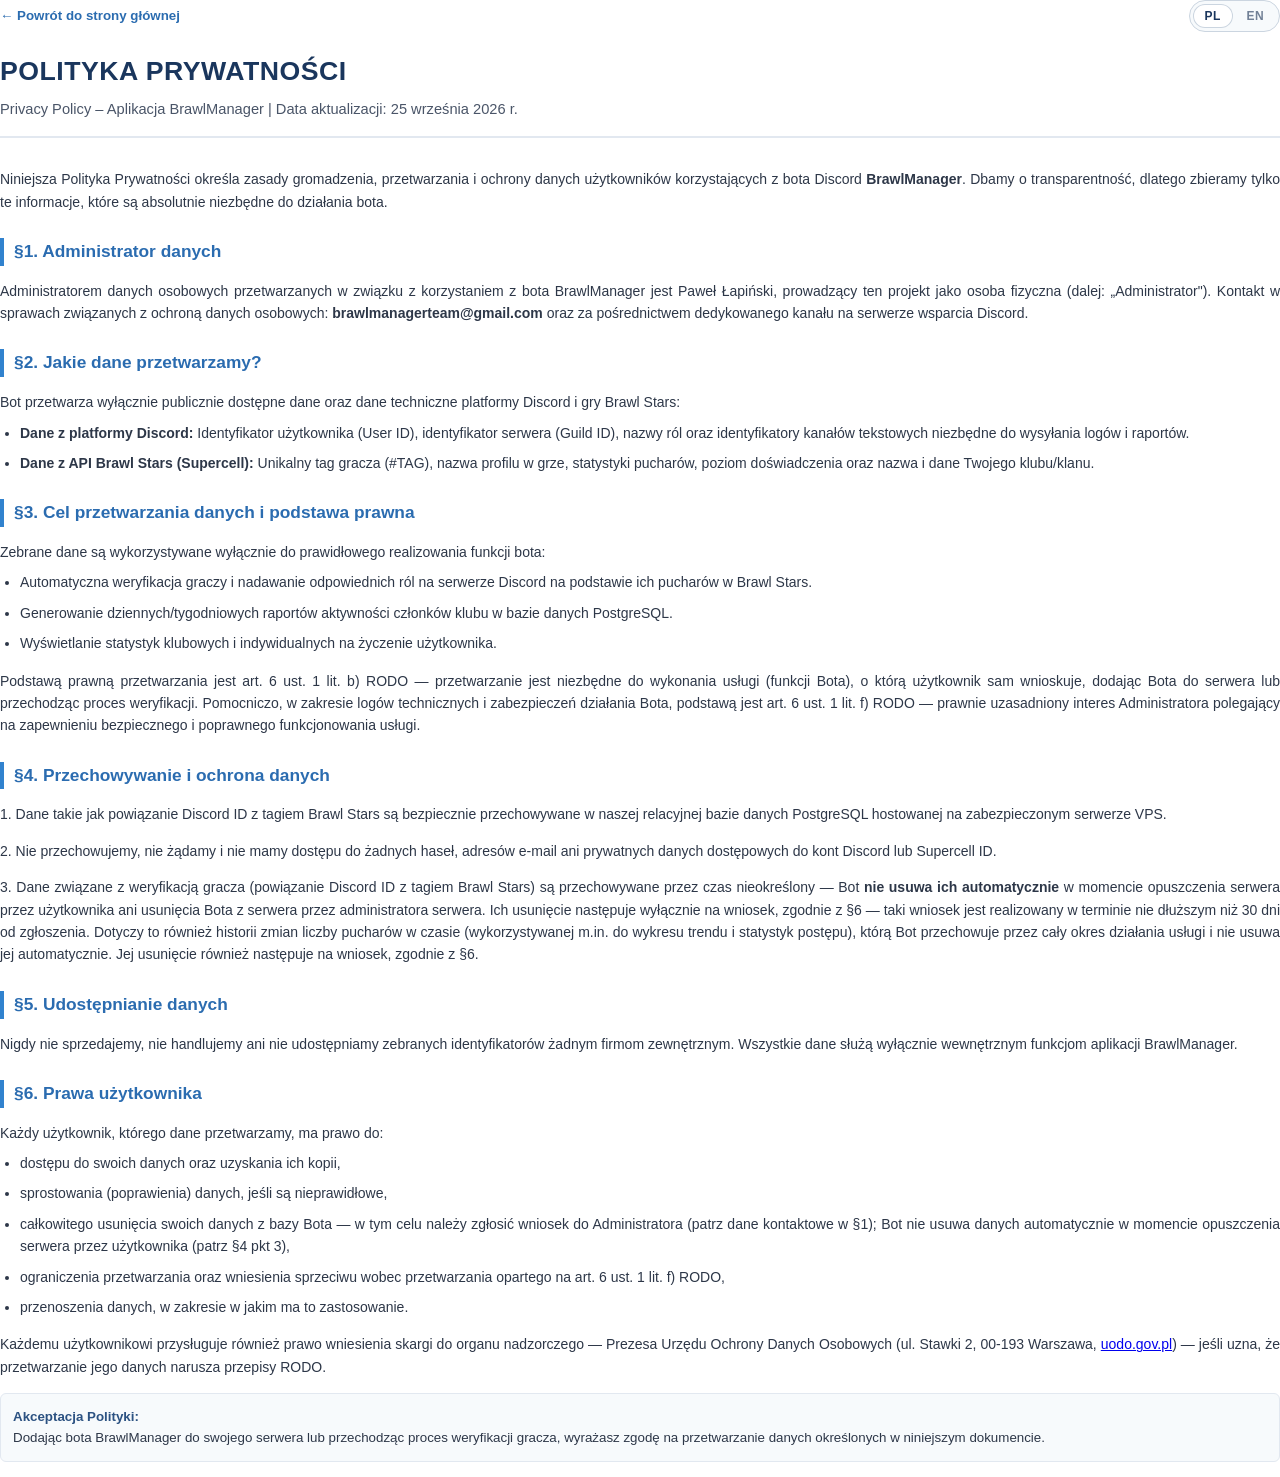
<file: privacy/index.html>
<!DOCTYPE html>
<html lang="pl">
<head>
    <meta charset="UTF-8">
    <title>Polityka Prywatności (Privacy Policy) – BrawlManager</title>
    <link rel="icon" type="image/png" href="/assets/logo.png">
    <style>
        @page {
            size: A4;
            margin: 20mm 15mm;
            background-color: #ffffff;
            @bottom-right {
                content: counter(page);
                font-family: 'Arial', sans-serif;
                font-size: 9pt;
                color: #718096;
            }
        }
        body {
            font-family: 'Arial', sans-serif;
            color: #2d3748;
            line-height: 1.6;
            margin: 0;
            padding: 0;
            font-size: 10.5pt;
        }
        h1 {
            font-size: 20pt;
            color: #1a365d;
            margin-top: 0;
            margin-bottom: 5px;
            text-transform: uppercase;
            letter-spacing: 0.5px;
        }
        .subtitle {
            font-size: 11pt;
            color: #4a5568;
            margin-bottom: 30px;
            border-bottom: 2px solid #e2e8f0;
            padding-bottom: 15px;
        }
        h2 {
            font-size: 13pt;
            color: #2b6cb0;
            margin-top: 25px;
            margin-bottom: 10px;
            border-left: 4px solid #3182ce;
            padding-left: 10px;
            page-break-after: avoid;
        }
        p, li {
            margin-bottom: 8px;
            text-align: justify;
        }
        ul {
            margin-top: 5px;
            margin-bottom: 15px;
            padding-left: 20px;
        }
        .highlight-box {
            background-color: #f7fafc;
            border: 1px solid #e2e8f0;
            padding: 12px;
            border-radius: 6px;
            margin-top: 15px;
            margin-bottom: 15px;
            font-size: 10pt;
        }
        .highlight-box strong {
            color: #2c5282;
        }
        .translation-note {
            background-color: #fffaf0;
            border: 1px solid #feebc8;
            padding: 10px 12px;
            border-radius: 6px;
            margin-bottom: 20px;
            font-size: 9.5pt;
            font-style: italic;
            color: #7b341e;
        }
        .top-bar {
            display: flex;
            align-items: center;
            justify-content: space-between;
            gap: 12px;
            margin-bottom: 18px;
        }
        .back-home {
            display: inline-flex;
            align-items: center;
            gap: 6px;
            font-family: 'Arial', sans-serif;
            font-size: 10pt;
            font-weight: 600;
            color: #2b6cb0;
            text-decoration: none;
        }
        .back-home:hover {
            text-decoration: underline;
        }
        /* Ten sam wizualny język co segmented control w navbarze głównej
           strony (assets/style.css .lang-switch), ale kolory wpisane wprost
           (ten dokument jest celowo samodzielny, bez zależności od
           zmiennych motywu/dark mode strony głównej). */
        .lang-switch {
            display: inline-flex;
            align-items: center;
            gap: 2px;
            background: #f7fafc;
            border: 1px solid #cbd5e0;
            border-radius: 999px;
            padding: 3px;
            flex-shrink: 0;
        }
        .lang-switch-btn {
            border: none;
            background: transparent;
            color: #718096;
            font-family: 'Arial', sans-serif;
            font-size: 9pt;
            font-weight: 700;
            letter-spacing: 0.03em;
            padding: 5px 12px;
            border-radius: 999px;
            cursor: pointer;
        }
        .lang-switch-btn:hover {
            color: #2d3748;
        }
        .lang-switch-btn.is-active {
            background: #ffffff;
            color: #1a365d;
            box-shadow: inset 0 0 0 1px #cbd5e0;
        }
        @media print {
            .back-home, .lang-switch {
                display: none;
            }
        }
    </style>
</head>
<body>

    <div class="top-bar">
        <a href="/" class="back-home" data-tos-t="back">← Powrót do strony głównej</a>
        <div class="lang-switch" role="group" aria-label="Język dokumentu / Document language">
            <button type="button" class="lang-switch-btn" data-lang-btn="pl">PL</button>
            <button type="button" class="lang-switch-btn" data-lang-btn="en">EN</button>
        </div>
    </div>

    <!-- ===================== PL ===================== -->
    <div data-lang-block="pl">

        <h1>Polityka Prywatności</h1>
        <div class="subtitle">Privacy Policy – Aplikacja BrawlManager | Data aktualizacji: 25 września 2026 r.</div>

        <p>Niniejsza Polityka Prywatności określa zasady gromadzenia, przetwarzania i ochrony danych użytkowników korzystających z bota Discord <strong>BrawlManager</strong>. Dbamy o transparentność, dlatego zbieramy tylko te informacje, które są absolutnie niezbędne do działania bota.</p>

        <h2>§1. Administrator danych</h2>
        <p>Administratorem danych osobowych przetwarzanych w związku z korzystaniem z bota BrawlManager jest Paweł Łapiński, prowadzący ten projekt jako osoba fizyczna (dalej: „Administrator"). Kontakt w sprawach związanych z ochroną danych osobowych: <strong>brawlmanagerteam@gmail.com</strong> oraz za pośrednictwem dedykowanego kanału na serwerze wsparcia Discord.</p>

        <h2>§2. Jakie dane przetwarzamy?</h2>
        <p>Bot przetwarza wyłącznie publicznie dostępne dane oraz dane techniczne platformy Discord i gry Brawl Stars:</p>
        <ul>
            <li><strong>Dane z platformy Discord:</strong> Identyfikator użytkownika (User ID), identyfikator serwera (Guild ID), nazwy ról oraz identyfikatory kanałów tekstowych niezbędne do wysyłania logów i raportów.</li>
            <li><strong>Dane z API Brawl Stars (Supercell):</strong> Unikalny tag gracza (#TAG), nazwa profilu w grze, statystyki pucharów, poziom doświadczenia oraz nazwa i dane Twojego klubu/klanu.</li>
        </ul>

        <h2>§3. Cel przetwarzania danych i podstawa prawna</h2>
        <p>Zebrane dane są wykorzystywane wyłącznie do prawidłowego realizowania funkcji bota:</p>
        <ul>
            <li>Automatyczna weryfikacja graczy i nadawanie odpowiednich ról na serwerze Discord na podstawie ich pucharów w Brawl Stars.</li>
            <li>Generowanie dziennych/tygodniowych raportów aktywności członków klubu w bazie danych PostgreSQL.</li>
            <li>Wyświetlanie statystyk klubowych i indywidualnych na życzenie użytkownika.</li>
        </ul>
        <p>Podstawą prawną przetwarzania jest art. 6 ust. 1 lit. b) RODO — przetwarzanie jest niezbędne do wykonania usługi (funkcji Bota), o którą użytkownik sam wnioskuje, dodając Bota do serwera lub przechodząc proces weryfikacji. Pomocniczo, w zakresie logów technicznych i zabezpieczeń działania Bota, podstawą jest art. 6 ust. 1 lit. f) RODO — prawnie uzasadniony interes Administratora polegający na zapewnieniu bezpiecznego i poprawnego funkcjonowania usługi.</p>

        <h2>§4. Przechowywanie i ochrona danych</h2>
        <p>1. Dane takie jak powiązanie Discord ID z tagiem Brawl Stars są bezpiecznie przechowywane w naszej relacyjnej bazie danych PostgreSQL hostowanej na zabezpieczonym serwerze VPS.</p>
        <p>2. Nie przechowujemy, nie żądamy i nie mamy dostępu do żadnych haseł, adresów e-mail ani prywatnych danych dostępowych do kont Discord lub Supercell ID.</p>
        <p>3. Dane związane z weryfikacją gracza (powiązanie Discord ID z tagiem Brawl Stars) są przechowywane przez czas nieokreślony — Bot <strong>nie usuwa ich automatycznie</strong> w momencie opuszczenia serwera przez użytkownika ani usunięcia Bota z serwera przez administratora serwera. Ich usunięcie następuje wyłącznie na wniosek, zgodnie z §6 — taki wniosek jest realizowany w terminie nie dłuższym niż 30 dni od zgłoszenia. Dotyczy to również historii zmian liczby pucharów w czasie (wykorzystywanej m.in. do wykresu trendu i statystyk postępu), którą Bot przechowuje przez cały okres działania usługi i nie usuwa jej automatycznie. Jej usunięcie również następuje na wniosek, zgodnie z §6.</p>

        <h2>§5. Udostępnianie danych</h2>
        <p>Nigdy nie sprzedajemy, nie handlujemy ani nie udostępniamy zebranych identyfikatorów żadnym firmom zewnętrznym. Wszystkie dane służą wyłącznie wewnętrznym funkcjom aplikacji BrawlManager.</p>

        <h2>§6. Prawa użytkownika</h2>
        <p>Każdy użytkownik, którego dane przetwarzamy, ma prawo do:</p>
        <ul>
            <li>dostępu do swoich danych oraz uzyskania ich kopii,</li>
            <li>sprostowania (poprawienia) danych, jeśli są nieprawidłowe,</li>
            <li>całkowitego usunięcia swoich danych z bazy Bota — w tym celu należy zgłosić wniosek do Administratora (patrz dane kontaktowe w §1); Bot nie usuwa danych automatycznie w momencie opuszczenia serwera przez użytkownika (patrz §4 pkt 3),</li>
            <li>ograniczenia przetwarzania oraz wniesienia sprzeciwu wobec przetwarzania opartego na art. 6 ust. 1 lit. f) RODO,</li>
            <li>przenoszenia danych, w zakresie w jakim ma to zastosowanie.</li>
        </ul>
        <p>Każdemu użytkownikowi przysługuje również prawo wniesienia skargi do organu nadzorczego — Prezesa Urzędu Ochrony Danych Osobowych (ul. Stawki 2, 00-193 Warszawa, <a href="https://uodo.gov.pl">uodo.gov.pl</a>) — jeśli uzna, że przetwarzanie jego danych narusza przepisy RODO.</p>

        <div class="highlight-box">
            <strong>Akceptacja Polityki:</strong><br>
            Dodając bota BrawlManager do swojego serwera lub przechodząc proces weryfikacji gracza, wyrażasz zgodę na przetwarzanie danych określonych w niniejszym dokumencie.
        </div>

    </div>

    <!-- ===================== EN ===================== -->
    <div data-lang-block="en" hidden>

        <div class="translation-note">
            Note: this is an English translation of the original Polish-language Privacy Policy, provided for
            convenience only and not as legal advice. Data protection terms used here are intended in their
            general sense; the original document is governed by Polish law and applicable EU data protection
            regulation (GDPR). In case of any discrepancy or dispute, the original Polish version prevails.
        </div>

        <h1>Privacy Policy</h1>
        <div class="subtitle">Privacy Policy – BrawlManager Application | Last updated: September 25, 2026</div>

        <p>This Privacy Policy sets out the rules for collecting, processing, and protecting the data of users of the <strong>BrawlManager</strong> Discord bot. We care about transparency, so we only collect information that is strictly necessary for the Bot to function.</p>

        <h2>§1. Data Controller</h2>
        <p>The data controller for personal data processed in connection with the use of the BrawlManager bot is Paweł Łapiński, operating this project as an individual (hereinafter: the "Controller"). Contact regarding data protection matters: <strong>brawlmanagerteam@gmail.com</strong> and via the dedicated channel on the Discord support server.</p>

        <h2>§2. What data do we process?</h2>
        <p>The Bot processes only publicly available data and technical data from the Discord platform and the Brawl Stars game:</p>
        <ul>
            <li><strong>Data from the Discord platform:</strong> User ID, server (Guild) ID, role names, and text channel identifiers needed to send logs and reports.</li>
            <li><strong>Data from the Brawl Stars API (Supercell):</strong> Unique player tag (#TAG), in-game profile name, trophy statistics, experience level, and the name and data of your club/clan.</li>
        </ul>

        <h2>§3. Purpose of data processing and legal basis</h2>
        <p>The collected data is used solely to properly deliver the Bot's functions:</p>
        <ul>
            <li>Automatic player verification and assignment of appropriate roles on the Discord server based on their Brawl Stars trophies.</li>
            <li>Generating daily/weekly club member activity reports in a PostgreSQL database.</li>
            <li>Displaying club and individual statistics at the user's request.</li>
        </ul>
        <p>The legal basis for processing is Article 6(1)(b) GDPR — processing is necessary to perform the service (Bot functions) requested by the user by adding the Bot to their server or going through the verification process. Additionally, for technical logs and security purposes, the legal basis is Article 6(1)(f) GDPR — the Controller's legitimate interest in ensuring the safe and correct operation of the service.</p>

        <h2>§4. Data storage and protection</h2>
        <p>1. Data such as the link between a Discord ID and a Brawl Stars tag is securely stored in our relational PostgreSQL database, hosted on a secured VPS server.</p>
        <p>2. We do not store, request, or have access to any passwords, e-mail addresses, or private login credentials for Discord or Supercell ID accounts.</p>
        <p>3. Data related to player verification (the link between a Discord ID and a Brawl Stars tag) is stored for an indefinite period — the Bot <strong>does not automatically delete it</strong> when a user leaves the server or the server administrator removes the Bot. Deletion only happens upon request, per §6, and is processed within no more than 30 days of the request. This also applies to the history of trophy count changes over time (used e.g. for the trend chart and progress statistics), which the Bot keeps for as long as the service operates and does not delete automatically. It can likewise be deleted upon request, per §6.</p>

        <h2>§5. Data sharing</h2>
        <p>We never sell, trade, or share the collected identifiers with any third-party companies. All data is used exclusively for the internal functions of the BrawlManager application.</p>

        <h2>§6. User rights</h2>
        <p>Every user whose data we process has the right to:</p>
        <ul>
            <li>access their data and obtain a copy of it,</li>
            <li>rectify (correct) their data if it is inaccurate,</li>
            <li>have their data completely deleted from the Bot's database — to do so, submit a request to the Controller (see contact details in §1); the Bot does not automatically delete data when a user leaves the server (see §4(3)),</li>
            <li>restrict processing and object to processing based on Article 6(1)(f) GDPR,</li>
            <li>data portability, to the extent applicable.</li>
        </ul>
        <p>Every user also has the right to lodge a complaint with the supervisory authority — the President of the Personal Data Protection Office (Prezes Urzędu Ochrony Danych Osobowych, ul. Stawki 2, 00-193 Warsaw, Poland, <a href="https://uodo.gov.pl">uodo.gov.pl</a>) — if they believe the processing of their data violates GDPR.</p>

        <div class="highlight-box">
            <strong>Acceptance of the Policy:</strong><br>
            By adding the BrawlManager bot to your server or going through the player verification process, you consent to the processing of the data described in this document.
        </div>

    </div>

    <script>
        (function () {
            "use strict";
            var STORAGE_KEY = "bm_lang";
            var TITLES = {
                pl: "Polityka Prywatności (Privacy Policy) – BrawlManager",
                en: "Privacy Policy – BrawlManager"
            };
            var BACK_LABELS = {
                pl: "← Powrót do strony głównej",
                en: "← Back to homepage"
            };

            function getLang() {
                try {
                    var stored = localStorage.getItem(STORAGE_KEY);
                    if (stored === "pl" || stored === "en") return stored;
                } catch (e) { /* localStorage niedostępny - spadamy na domyślny PL */ }
                return "pl";
            }

            function setLang(lang) {
                try { localStorage.setItem(STORAGE_KEY, lang); } catch (e) { /* jw. */ }
            }

            function apply(lang) {
                document.documentElement.lang = lang;
                document.title = TITLES[lang];
                document.querySelectorAll("[data-lang-block]").forEach(function (el) {
                    el.hidden = el.getAttribute("data-lang-block") !== lang;
                });
                document.querySelectorAll("[data-lang-btn]").forEach(function (btn) {
                    var active = btn.getAttribute("data-lang-btn") === lang;
                    btn.classList.toggle("is-active", active);
                    btn.setAttribute("aria-pressed", active ? "true" : "false");
                });
                var backLink = document.querySelector("[data-tos-t='back']");
                if (backLink) backLink.textContent = BACK_LABELS[lang];
            }

            document.querySelectorAll("[data-lang-btn]").forEach(function (btn) {
                btn.addEventListener("click", function () {
                    var lang = btn.getAttribute("data-lang-btn");
                    setLang(lang);
                    apply(lang);
                });
            });

            apply(getLang());
        })();
    </script>

</body>
</html>
</file>
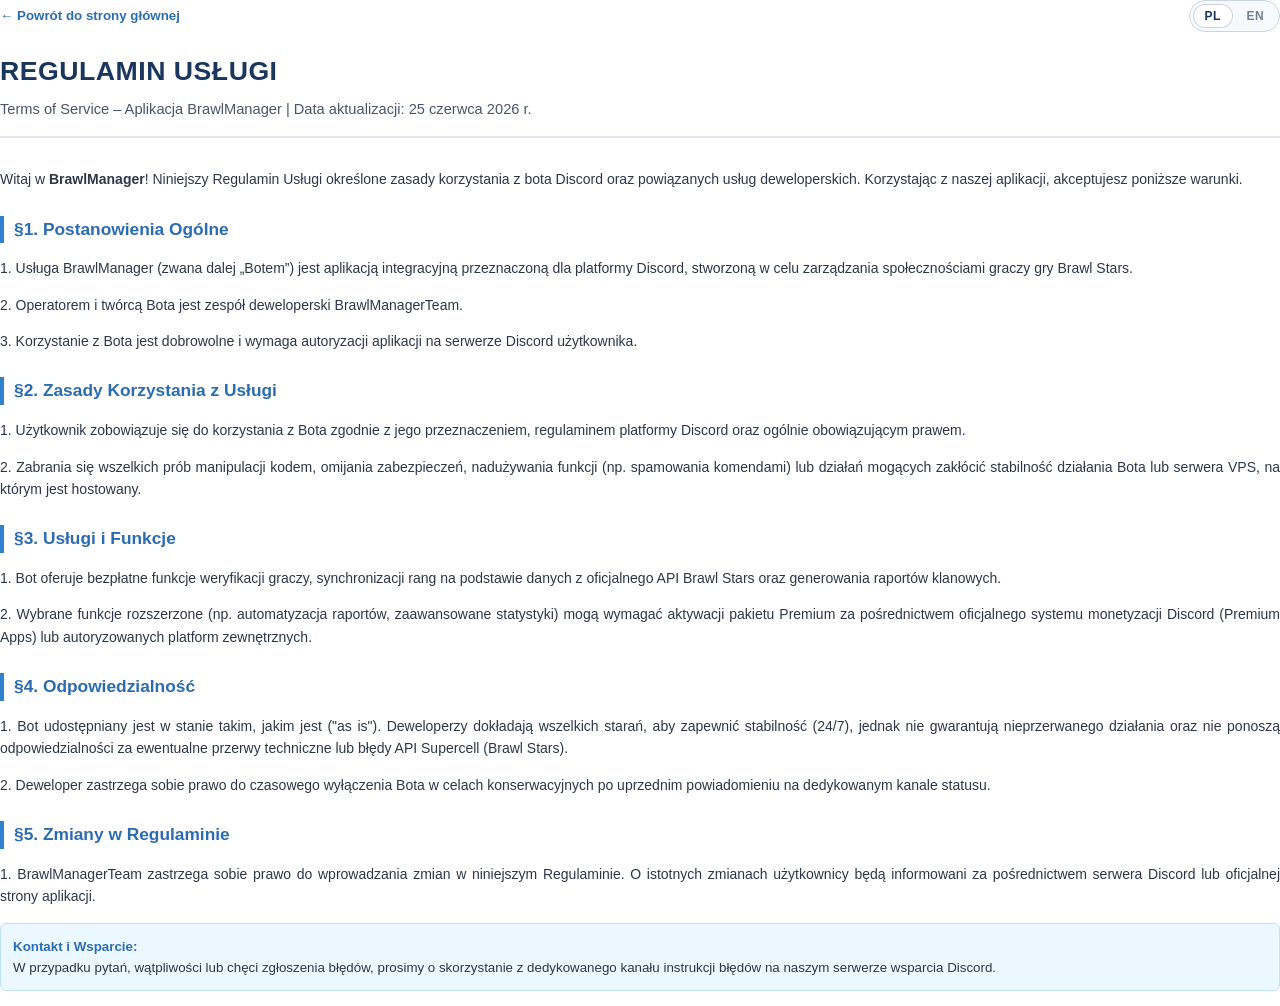
<file: tos/index.html>
<!DOCTYPE html>
<html lang="pl">
<head>
    <meta charset="UTF-8">
    <title>Regulamin Usługi (Terms of Service) – BrawlManager</title>
    <link rel="icon" type="image/png" href="/assets/logo.png">
    <style>
        @page {
            size: A4;
            margin: 20mm 15mm;
            background-color: #ffffff;
            @bottom-right {
                content: counter(page);
                font-family: 'Arial', sans-serif;
                font-size: 9pt;
                color: #718096;
            }
        }
        body {
            font-family: 'Arial', sans-serif;
            color: #2d3748;
            line-height: 1.6;
            margin: 0;
            padding: 0;
            font-size: 10.5pt;
        }
        h1 {
            font-size: 20pt;
            color: #1a365d;
            margin-top: 0;
            margin-bottom: 5px;
            text-transform: uppercase;
            letter-spacing: 0.5px;
        }
        .subtitle {
            font-size: 11pt;
            color: #4a5568;
            margin-bottom: 30px;
            border-bottom: 2px solid #e2e8f0;
            padding-bottom: 15px;
        }
        h2 {
            font-size: 13pt;
            color: #2b6cb0;
            margin-top: 25px;
            margin-bottom: 10px;
            border-left: 4px solid #3182ce;
            padding-left: 10px;
            page-break-after: avoid;
        }
        p, li {
            margin-bottom: 8px;
            text-align: justify;
        }
        ul {
            margin-top: 5px;
            margin-bottom: 15px;
            padding-left: 20px;
        }
        .highlight-box {
            background-color: #ebf8ff;
            border: 1px solid #bee3f8;
            padding: 12px;
            border-radius: 6px;
            margin-top: 15px;
            margin-bottom: 15px;
            font-size: 10pt;
        }
        .highlight-box strong {
            color: #2b6cb0;
        }
        .translation-note {
            background-color: #fffaf0;
            border: 1px solid #feebc8;
            padding: 10px 12px;
            border-radius: 6px;
            margin-bottom: 20px;
            font-size: 9.5pt;
            font-style: italic;
            color: #7b341e;
        }
        .top-bar {
            display: flex;
            align-items: center;
            justify-content: space-between;
            gap: 12px;
            margin-bottom: 18px;
        }
        .back-home {
            display: inline-flex;
            align-items: center;
            gap: 6px;
            font-family: 'Arial', sans-serif;
            font-size: 10pt;
            font-weight: 600;
            color: #2b6cb0;
            text-decoration: none;
        }
        .back-home:hover {
            text-decoration: underline;
        }
        /* Ten sam wizualny język co segmented control w navbarze głównej
           strony (assets/style.css .lang-switch), ale kolory wpisane wprost
           (ten dokument jest celowo samodzielny, bez zależności od
           zmiennych motywu/dark mode strony głównej). */
        .lang-switch {
            display: inline-flex;
            align-items: center;
            gap: 2px;
            background: #f7fafc;
            border: 1px solid #cbd5e0;
            border-radius: 999px;
            padding: 3px;
            flex-shrink: 0;
        }
        .lang-switch-btn {
            border: none;
            background: transparent;
            color: #718096;
            font-family: 'Arial', sans-serif;
            font-size: 9pt;
            font-weight: 700;
            letter-spacing: 0.03em;
            padding: 5px 12px;
            border-radius: 999px;
            cursor: pointer;
        }
        .lang-switch-btn:hover {
            color: #2d3748;
        }
        .lang-switch-btn.is-active {
            background: #ffffff;
            color: #1a365d;
            box-shadow: inset 0 0 0 1px #cbd5e0;
        }
        @media print {
            .back-home, .lang-switch {
                display: none;
            }
        }
    </style>
</head>
<body>

    <div class="top-bar">
        <a href="/" class="back-home" data-tos-t="back">← Powrót do strony głównej</a>
        <div class="lang-switch" role="group" aria-label="Język dokumentu / Document language">
            <button type="button" class="lang-switch-btn" data-lang-btn="pl">PL</button>
            <button type="button" class="lang-switch-btn" data-lang-btn="en">EN</button>
        </div>
    </div>

    <!-- ===================== PL ===================== -->
    <div data-lang-block="pl">

        <h1>Regulamin Usługi</h1>
        <div class="subtitle">Terms of Service – Aplikacja BrawlManager | Data aktualizacji: 25 czerwca 2026 r.</div>

        <p>Witaj w <strong>BrawlManager</strong>! Niniejszy Regulamin Usługi określone zasady korzystania z bota Discord oraz powiązanych usług deweloperskich. Korzystając z naszej aplikacji, akceptujesz poniższe warunki.</p>

        <h2>§1. Postanowienia Ogólne</h2>
        <p>1. Usługa BrawlManager (zwana dalej „Botem”) jest aplikacją integracyjną przeznaczoną dla platformy Discord, stworzoną w celu zarządzania społecznościami graczy gry Brawl Stars.</p>
        <p>2. Operatorem i twórcą Bota jest zespół deweloperski BrawlManagerTeam.</p>
        <p>3. Korzystanie z Bota jest dobrowolne i wymaga autoryzacji aplikacji na serwerze Discord użytkownika.</p>

        <h2>§2. Zasady Korzystania z Usługi</h2>
        <p>1. Użytkownik zobowiązuje się do korzystania z Bota zgodnie z jego przeznaczeniem, regulaminem platformy Discord oraz ogólnie obowiązującym prawem.</p>
        <p>2. Zabrania się wszelkich prób manipulacji kodem, omijania zabezpieczeń, nadużywania funkcji (np. spamowania komendami) lub działań mogących zakłócić stabilność działania Bota lub serwera VPS, na którym jest hostowany.</p>

        <h2>§3. Usługi i Funkcje</h2>
        <p>1. Bot oferuje bezpłatne funkcje weryfikacji graczy, synchronizacji rang na podstawie danych z oficjalnego API Brawl Stars oraz generowania raportów klanowych.</p>
        <p>2. Wybrane funkcje rozszerzone (np. automatyzacja raportów, zaawansowane statystyki) mogą wymagać aktywacji pakietu Premium za pośrednictwem oficjalnego systemu monetyzacji Discord (Premium Apps) lub autoryzowanych platform zewnętrznych.</p>

        <h2>§4. Odpowiedzialność</h2>
        <p>1. Bot udostępniany jest w stanie takim, jakim jest ("as is"). Deweloperzy dokładają wszelkich starań, aby zapewnić stabilność (24/7), jednak nie gwarantują nieprzerwanego działania oraz nie ponoszą odpowiedzialności za ewentualne przerwy techniczne lub błędy API Supercell (Brawl Stars).</p>
        <p>2. Deweloper zastrzega sobie prawo do czasowego wyłączenia Bota w celach konserwacyjnych po uprzednim powiadomieniu na dedykowanym kanale statusu.</p>

        <h2>§5. Zmiany w Regulaminie</h2>
        <p>1. BrawlManagerTeam zastrzega sobie prawo do wprowadzania zmian w niniejszym Regulaminie. O istotnych zmianach użytkownicy będą informowani za pośrednictwem serwera Discord lub oficjalnej strony aplikacji.</p>

        <div class="highlight-box">
            <strong>Kontakt i Wsparcie:</strong><br>
            W przypadku pytań, wątpliwości lub chęci zgłoszenia błędów, prosimy o skorzystanie z dedykowanego kanału instrukcji błędów na naszym serwerze wsparcia Discord.
        </div>

    </div>

    <!-- ===================== EN ===================== -->
    <div data-lang-block="en" hidden>

        <div class="translation-note">
            Note: this is an English translation of the original Polish-language Terms of Service, provided for
            convenience only and not as legal advice. In case of any discrepancy or dispute, the original Polish
            version prevails and this document is governed by Polish law.
        </div>

        <h1>Terms of Service</h1>
        <div class="subtitle">Terms of Service – BrawlManager Application | Last updated: June 25, 2026</div>

        <p>Welcome to <strong>BrawlManager</strong>! These Terms of Service set out the rules for using the Discord bot and related developer services. By using our application, you accept the terms below.</p>

        <h2>§1. General Provisions</h2>
        <p>1. The BrawlManager service (hereinafter the "Bot") is an integration application for the Discord platform, created to help manage Brawl Stars player communities.</p>
        <p>2. The operator and creator of the Bot is the BrawlManagerTeam development team.</p>
        <p>3. Use of the Bot is voluntary and requires authorizing the application on the user's Discord server.</p>

        <h2>§2. Rules of Using the Service</h2>
        <p>1. The user agrees to use the Bot in accordance with its intended purpose, the Discord platform's Terms of Service, and applicable law.</p>
        <p>2. Any attempts to manipulate the code, bypass security measures, abuse features (e.g. command spam), or actions that could disrupt the stability of the Bot or the VPS server on which it is hosted are prohibited.</p>

        <h2>§3. Services and Features</h2>
        <p>1. The Bot offers free player verification features, rank synchronization based on data from the official Brawl Stars API, and club report generation.</p>
        <p>2. Selected extended features (e.g. report automation, advanced statistics) may require activating a Premium package through the official Discord monetization system (Premium Apps) or authorized third-party platforms.</p>

        <h2>§4. Liability</h2>
        <p>1. The Bot is provided "as is". The developers make every effort to ensure stability (24/7), but do not guarantee uninterrupted operation and are not liable for any technical downtime or errors in Supercell's (Brawl Stars) API.</p>
        <p>2. The developer reserves the right to temporarily disable the Bot for maintenance purposes, after prior notice on a dedicated status channel.</p>

        <h2>§5. Changes to the Terms</h2>
        <p>1. BrawlManagerTeam reserves the right to make changes to these Terms of Service. Users will be informed of significant changes via the Discord server or the official application website.</p>

        <div class="highlight-box">
            <strong>Contact and Support:</strong><br>
            For any questions, concerns, or to report bugs, please use the dedicated bug-report channel on our Discord support server.
        </div>

    </div>

    <script>
        (function () {
            "use strict";
            var STORAGE_KEY = "bm_lang";
            var TITLES = {
                pl: "Regulamin Usługi (Terms of Service) – BrawlManager",
                en: "Terms of Service – BrawlManager"
            };
            var BACK_LABELS = {
                pl: "← Powrót do strony głównej",
                en: "← Back to homepage"
            };

            function getLang() {
                try {
                    var stored = localStorage.getItem(STORAGE_KEY);
                    if (stored === "pl" || stored === "en") return stored;
                } catch (e) { /* localStorage niedostępny - spadamy na domyślny PL */ }
                return "pl";
            }

            function setLang(lang) {
                try { localStorage.setItem(STORAGE_KEY, lang); } catch (e) { /* jw. */ }
            }

            function apply(lang) {
                document.documentElement.lang = lang;
                document.title = TITLES[lang];
                document.querySelectorAll("[data-lang-block]").forEach(function (el) {
                    el.hidden = el.getAttribute("data-lang-block") !== lang;
                });
                document.querySelectorAll("[data-lang-btn]").forEach(function (btn) {
                    var active = btn.getAttribute("data-lang-btn") === lang;
                    btn.classList.toggle("is-active", active);
                    btn.setAttribute("aria-pressed", active ? "true" : "false");
                });
                var backLink = document.querySelector("[data-tos-t='back']");
                if (backLink) backLink.textContent = BACK_LABELS[lang];
            }

            document.querySelectorAll("[data-lang-btn]").forEach(function (btn) {
                btn.addEventListener("click", function () {
                    var lang = btn.getAttribute("data-lang-btn");
                    setLang(lang);
                    apply(lang);
                });
            });

            apply(getLang());
        })();
    </script>

</body>
</html>
</file>
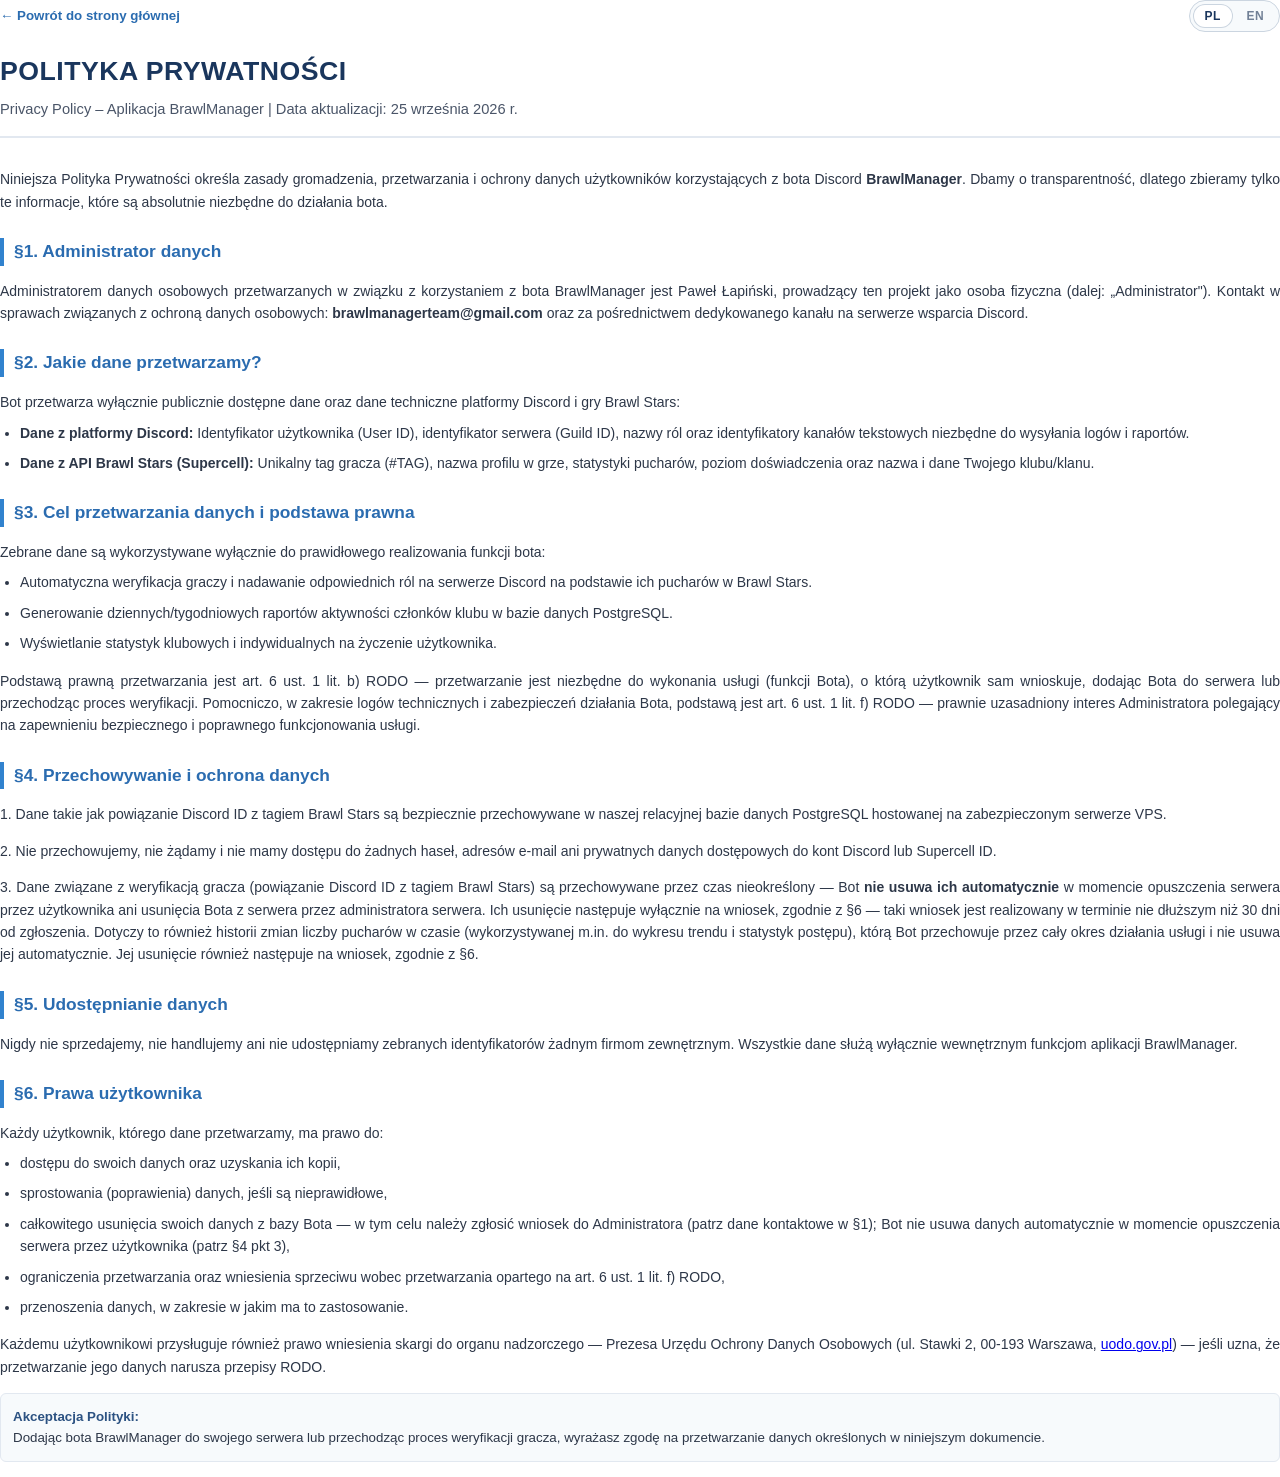
<file: privacy.html>
<!DOCTYPE html>
<html lang="pl">
<head>
    <meta charset="UTF-8">
    <meta http-equiv="refresh" content="0; url=/privacy/">
    <link rel="canonical" href="/privacy/">
    <title>BrawlManager - Polityka Prywatności</title>
</head>
<body>
    <p>Ta strona się przeniosła. Jeśli nie zostaniesz przekierowany automatycznie, <a href="/privacy/">kliknij tutaj</a>.</p>
    <script>window.location.replace("/privacy/");</script>
</body>
</html>
</file>
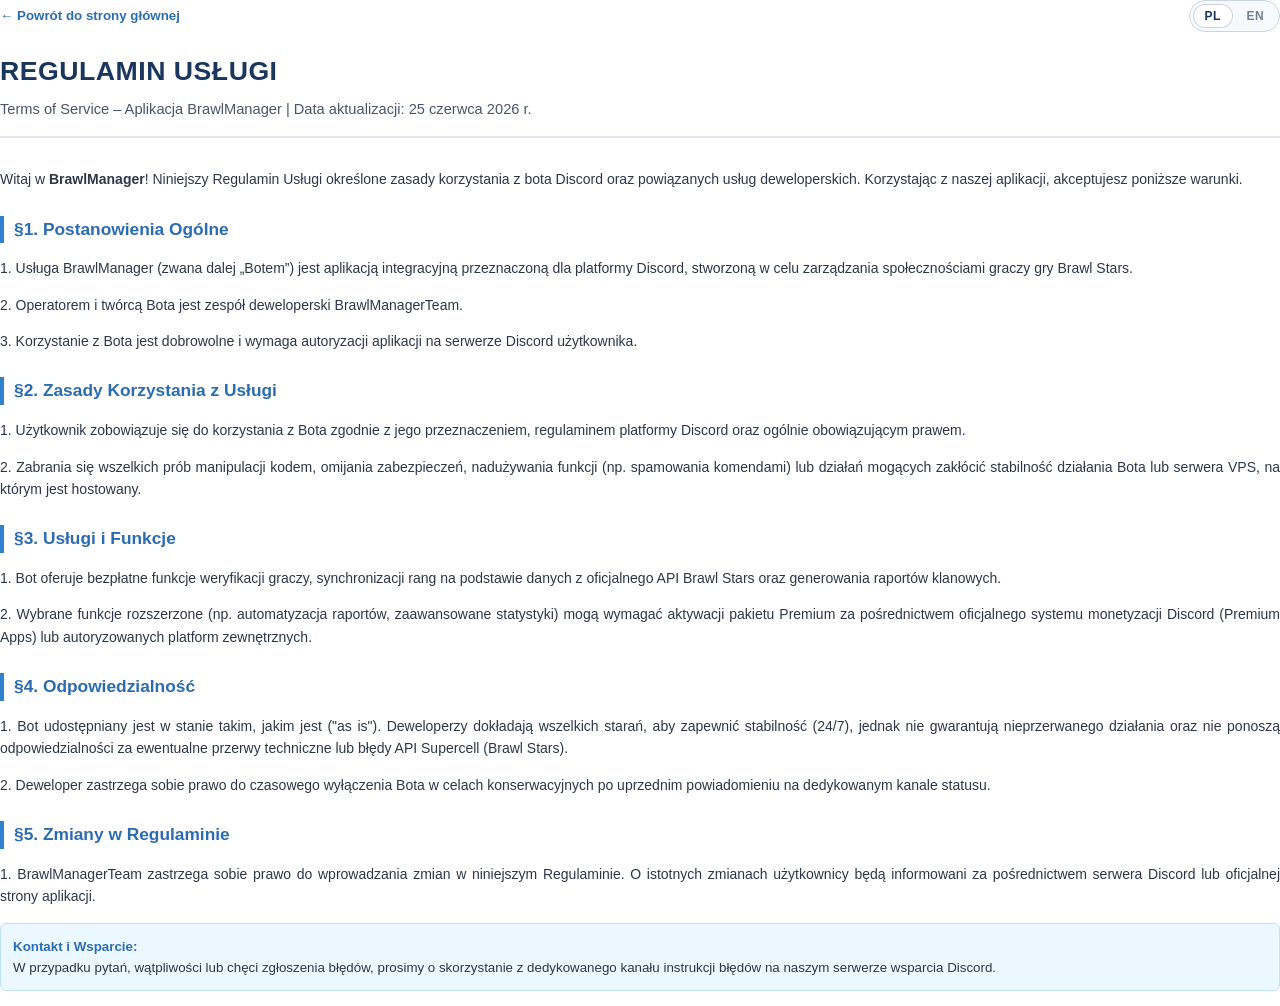
<file: tos.html>
<!DOCTYPE html>
<html lang="pl">
<head>
    <meta charset="UTF-8">
    <meta http-equiv="refresh" content="0; url=/tos/">
    <link rel="canonical" href="/tos/">
    <title>BrawlManager - Regulamin</title>
</head>
<body>
    <p>Ta strona się przeniosła. Jeśli nie zostaniesz przekierowany automatycznie, <a href="/tos/">kliknij tutaj</a>.</p>
    <script>window.location.replace("/tos/");</script>
</body>
</html>
</file>
<file: assets/style.css>
/* BrawlManager — landing page
   Branding własny (nie kopia brawlify.com / Discorda) — ciemny motyw, akcenty
   złota + fioletu, inspirowane paletą Brawl Stars, ale własny układ i typografia. */

:root {
  --bg: #0b0e1a;
  --bg-alt: #10142450;
  --panel: #131828;
  --panel-2: #171d33;
  --border: rgba(255, 255, 255, 0.08);
  --border-strong: rgba(255, 255, 255, 0.16);
  --text: #f2f4ff;
  --text-muted: #9aa3c0;
  --text-faint: #6b7394;
  --gold: #ffc72c;
  --gold-strong: #ffb300;
  --purple: #8b5cf6;
  --purple-strong: #7c3aed;
  --blue: #38bdf8;
  --green: #34d399;
  --red: #f87171;
  --radius-lg: 20px;
  --radius-md: 14px;
  --radius-sm: 9px;
  --shadow-lg: 0 20px 60px rgba(0, 0, 0, 0.45);
  --shadow-sm: 0 8px 24px rgba(0, 0, 0, 0.3);
  --max-width: 1120px;
}

* {
  box-sizing: border-box;
}

html {
  scroll-behavior: smooth;
}

body {
  margin: 0;
  background: var(--bg);
  background-image:
    radial-gradient(1200px 600px at 15% -10%, rgba(139, 92, 246, 0.16), transparent 60%),
    radial-gradient(900px 500px at 85% 0%, rgba(255, 199, 44, 0.10), transparent 55%);
  color: var(--text);
  font-family: "Segoe UI", -apple-system, BlinkMacSystemFont, Roboto, Helvetica, Arial, sans-serif;
  line-height: 1.6;
  overflow-x: hidden;
}

img {
  max-width: 100%;
}

a {
  color: inherit;
}

.container {
  max-width: var(--max-width);
  margin: 0 auto;
  padding: 0 24px;
}

.eyebrow {
  display: inline-flex;
  align-items: center;
  gap: 8px;
  font-size: 0.78rem;
  font-weight: 700;
  letter-spacing: 0.12em;
  text-transform: uppercase;
  color: var(--gold);
  margin-bottom: 14px;
}

h1, h2, h3, h4 {
  font-weight: 800;
  line-height: 1.2;
  margin: 0 0 12px;
}

h2.section-title {
  font-size: clamp(1.7rem, 3.2vw, 2.4rem);
}

.section-lede {
  color: var(--text-muted);
  font-size: 1.05rem;
  max-width: 640px;
  margin: 0 0 40px;
}

.section-head {
  text-align: center;
  margin: 0 auto 8px;
}

.section-head .section-lede {
  margin-left: auto;
  margin-right: auto;
}

code, .mono {
  font-family: "Cascadia Code", "Consolas", "SFMono-Regular", Menlo, monospace;
}

/* ---------- NAVBAR ---------- */

.navbar {
  position: sticky;
  top: 0;
  z-index: 50;
  backdrop-filter: blur(14px);
  background: rgba(11, 14, 26, 0.72);
  border-bottom: 1px solid var(--border);
}

.navbar-inner {
  display: flex;
  align-items: center;
  justify-content: space-between;
  padding: 14px 24px;
  max-width: var(--max-width);
  margin: 0 auto;
}

.brand {
  display: flex;
  align-items: center;
  gap: 10px;
  font-weight: 800;
  font-size: 1.15rem;
  text-decoration: none;
  color: var(--text);
}

.brand-mark {
  width: 34px;
  height: 34px;
  border-radius: 10px;
  display: block;
  object-fit: cover;
  box-shadow: var(--shadow-sm);
}

.nav-links {
  display: flex;
  gap: 28px;
  list-style: none;
  margin: 0;
  padding: 0;
}

.nav-links a {
  text-decoration: none;
  color: var(--text-muted);
  font-size: 0.94rem;
  font-weight: 600;
  transition: color 0.15s ease;
}

.nav-links a:hover {
  color: var(--text);
}

.nav-cta {
  display: flex;
  align-items: center;
  gap: 12px;
}

.nav-toggle {
  display: none;
  background: none;
  border: 1px solid var(--border-strong);
  border-radius: var(--radius-sm);
  color: var(--text);
  width: 40px;
  height: 40px;
  font-size: 1.1rem;
  cursor: pointer;
}

/* ---------- LANG SWITCH (PL/EN) ---------- */
/* Cichy, neutralny segmented control - żadnego akcentowego koloru, żeby nie
   konkurował wzrokiem z .btn-primary ("Dodaj do Discorda") tuż obok, zgodnie z
   zasadą "jeden akcent, użyty oszczędnie". Ten sam język wizualny co pigułki
   .command-nav (var(--panel)/var(--border-strong), radius 999px). */
.lang-switch {
  display: flex;
  align-items: center;
  gap: 2px;
  background: var(--panel);
  border: 1px solid var(--border-strong);
  border-radius: 999px;
  padding: 3px;
  flex-shrink: 0;
}

.lang-switch-btn {
  border: none;
  background: transparent;
  color: var(--text-faint);
  font-size: 0.72rem;
  font-weight: 700;
  letter-spacing: 0.03em;
  padding: 5px 10px;
  border-radius: 999px;
  cursor: pointer;
  transition: background 0.15s ease, color 0.15s ease;
}

.lang-switch-btn:hover {
  color: var(--text);
}

.lang-switch-btn.is-active {
  background: var(--panel-2);
  color: var(--text);
  box-shadow: inset 0 0 0 1px var(--border-strong);
}

/* ---------- BUTTONS ---------- */

.btn {
  display: inline-flex;
  align-items: center;
  justify-content: center;
  gap: 8px;
  padding: 12px 22px;
  border-radius: var(--radius-md);
  font-weight: 700;
  font-size: 0.95rem;
  text-decoration: none;
  border: 1px solid transparent;
  cursor: pointer;
  transition: transform 0.15s ease, box-shadow 0.15s ease, background 0.15s ease;
  white-space: nowrap;
}

.btn:active {
  transform: translateY(1px);
}

.btn-primary {
  background: linear-gradient(135deg, var(--gold), var(--gold-strong));
  color: #1a1200;
  box-shadow: 0 10px 30px rgba(255, 199, 44, 0.25);
}

.btn-primary:hover {
  box-shadow: 0 14px 36px rgba(255, 199, 44, 0.35);
  transform: translateY(-1px);
}

.btn-secondary {
  background: rgba(139, 92, 246, 0.12);
  color: var(--text);
  border-color: rgba(139, 92, 246, 0.4);
}

.btn-secondary:hover {
  background: rgba(139, 92, 246, 0.2);
  transform: translateY(-1px);
}

.btn-ghost {
  background: transparent;
  color: var(--text-muted);
  border-color: var(--border-strong);
  font-size: 0.85rem;
  padding: 8px 16px;
}

.btn-small {
  padding: 8px 16px;
  font-size: 0.85rem;
}

.btn-block {
  width: 100%;
}

/* ---------- HERO ---------- */

.hero {
  padding: 92px 0 80px;
  text-align: center;
}

.hero h1 {
  font-size: clamp(2.1rem, 5vw, 3.4rem);
  margin: 0 auto 18px;
  max-width: 780px;
  background: linear-gradient(135deg, #ffffff 30%, var(--gold) 100%);
  -webkit-background-clip: text;
  background-clip: text;
  color: transparent;
}

.hero p.tagline {
  font-size: clamp(1.05rem, 2vw, 1.3rem);
  color: var(--text-muted);
  max-width: 620px;
  margin: 0 auto 36px;
}

.hero-actions {
  display: flex;
  gap: 16px;
  justify-content: center;
  flex-wrap: wrap;
  margin-bottom: 20px;
}

.hero-note {
  font-size: 0.82rem;
  color: var(--text-faint);
}

.hero-note a {
  color: var(--text-faint);
  text-decoration: underline;
}

/* ---------- SECTIONS (generic) ---------- */

section {
  padding: 88px 0;
}

section.alt {
  background: var(--bg-alt);
  border-top: 1px solid var(--border);
  border-bottom: 1px solid var(--border);
}

/* ---------- FEATURES ---------- */

.features-grid {
  display: grid;
  grid-template-columns: repeat(3, 1fr);
  gap: 20px;
}

.feature-card {
  background: var(--panel);
  border: 1px solid var(--border);
  border-radius: var(--radius-lg);
  padding: 26px 24px;
  transition: transform 0.15s ease, border-color 0.15s ease;
}

.feature-card:hover {
  transform: translateY(-3px);
  border-color: var(--border-strong);
}

.feature-icon {
  width: 46px;
  height: 46px;
  border-radius: 12px;
  display: grid;
  place-items: center;
  font-size: 1.3rem;
  margin-bottom: 16px;
  background: rgba(255, 199, 44, 0.12);
}

.feature-card.is-premium .feature-icon {
  background: linear-gradient(135deg, rgba(255, 199, 44, 0.25), rgba(139, 92, 246, 0.25));
}

.feature-card h3 {
  font-size: 1.05rem;
  margin-bottom: 8px;
}

.feature-card p {
  color: var(--text-muted);
  font-size: 0.92rem;
  margin: 0;
}

.badge {
  display: inline-flex;
  align-items: center;
  gap: 4px;
  font-size: 0.72rem;
  font-weight: 700;
  padding: 3px 9px;
  border-radius: 999px;
  background: linear-gradient(135deg, rgba(255, 199, 44, 0.22), rgba(139, 92, 246, 0.22));
  border: 1px solid rgba(255, 199, 44, 0.4);
  color: var(--gold);
  white-space: nowrap;
}

.badge-partial {
  background: rgba(139, 92, 246, 0.14);
  border-color: rgba(139, 92, 246, 0.35);
  color: #c4b5fd;
}

/* Marks a command-block whose Discord screenshots are stale (pre-redesign UI)
   and were pulled pending a fresh capture - see .command-block--text-only,
   used together on the same blocks (2026-07-22 screenshot removal pass). */
.badge-pending {
  background: rgba(148, 163, 184, 0.14);
  border-color: rgba(148, 163, 184, 0.35);
  color: var(--text-faint);
}

/* ---------- COMMANDS ---------- */

.commands-grid {
  display: grid;
  grid-template-columns: 1fr 1fr;
  gap: 28px;
}

.commands-col h3 {
  font-size: 1rem;
  text-transform: uppercase;
  letter-spacing: 0.06em;
  color: var(--text-faint);
  margin-bottom: 18px;
}

.command-item {
  display: flex;
  justify-content: space-between;
  align-items: flex-start;
  gap: 14px;
  padding: 16px 0;
  border-top: 1px solid var(--border);
}

.command-item:first-of-type {
  border-top: none;
}

.command-main code {
  font-weight: 700;
  color: var(--blue);
  font-size: 0.95rem;
}

.command-main p {
  margin: 6px 0 0;
  color: var(--text-muted);
  font-size: 0.88rem;
  max-width: 380px;
}

/* ---------- ROTATION ---------- */

.rotation-layout {
  display: grid;
  grid-template-columns: 1.05fr 0.95fr;
  gap: 48px;
  align-items: center;
}

.rotation-copy p {
  color: var(--text-muted);
  margin-bottom: 16px;
}

.rotation-points {
  list-style: none;
  margin: 24px 0 0;
  padding: 0;
  display: grid;
  gap: 14px;
}

.rotation-points li {
  display: flex;
  gap: 12px;
  align-items: flex-start;
  font-size: 0.94rem;
  color: var(--text);
}

.rotation-points .dot {
  flex: 0 0 auto;
  width: 22px;
  height: 22px;
  border-radius: 50%;
  background: rgba(56, 189, 248, 0.15);
  color: var(--blue);
  display: grid;
  place-items: center;
  font-size: 0.75rem;
  margin-top: 2px;
}

/* Real Discord screenshot of a "rotation changed" notification (replaces the
   old CSS-only mockup with invented Polish map names). Reuses .command-screenshot
   (defined further down, shared with komendy.html) for the image treatment
   itself; this card just centers it and adds a caption underneath. */
.rotation-screenshot-card {
  display: flex;
  flex-direction: column;
  align-items: center;
  gap: 10px;
}

.rotation-screenshot {
  max-width: 420px;
}

.rotation-screenshot-sub {
  color: var(--text-faint);
  font-size: 0.8rem;
  text-align: center;
}

/* ---------- PREMIUM ---------- */

.premium-table-wrap {
  overflow-x: auto;
  border-radius: var(--radius-lg);
  border: 1px solid var(--border);
}

table.premium-table {
  width: 100%;
  border-collapse: collapse;
  min-width: 640px;
}

.premium-table thead th {
  text-align: left;
  padding: 18px 20px;
  font-size: 0.85rem;
  text-transform: uppercase;
  letter-spacing: 0.05em;
  color: var(--text-faint);
  background: var(--panel-2);
}

.premium-table thead th.col-premium {
  color: var(--gold);
}

.premium-table td {
  padding: 20px;
  border-top: 1px solid var(--border);
  vertical-align: top;
  font-size: 0.92rem;
}

.premium-table td.feature-name {
  font-weight: 700;
  color: var(--text);
  width: 26%;
}

.premium-table td.feature-name span {
  display: block;
  font-weight: 400;
  color: var(--text-faint);
  font-size: 0.78rem;
  margin-top: 4px;
}

.premium-table tbody tr:nth-child(odd) td {
  background: rgba(255, 255, 255, 0.015);
}

.premium-table td ul {
  margin: 0;
  padding-left: 18px;
  color: var(--text-muted);
}

.premium-table td ul li {
  margin-bottom: 4px;
}

/* Premium column content (bullet lists) in gold, matching the "PREMIUM"
   header (.col-premium above) - Free column keeps the default text-muted
   color. The table is always feature-name/Free/Premium (3 cols), so
   :last-child reliably targets the Premium <td> in every row without
   needing a dedicated class on each cell. Higher specificity than the
   ".premium-table td ul" rule above (extra tbody/:last-child) so no
   !important is needed. */
.premium-table tbody td:last-child {
  color: var(--gold);
}

.premium-table tbody td:last-child ul {
  color: var(--gold);
}

.premium-cta {
  margin-top: 28px;
  background: rgba(255, 199, 44, 0.08);
  border: 1px solid rgba(255, 199, 44, 0.3);
  border-radius: var(--radius-md);
  padding: 32px 24px;
  text-align: center;
}

.premium-cta-title {
  margin: 0 0 10px;
  font-size: 1.5rem;
  color: var(--text);
}

.premium-cta-lede {
  margin: 0 auto 22px;
  max-width: 480px;
  color: var(--text-muted);
  font-size: 0.95rem;
}

.premium-free-banner {
  margin-bottom: 20px;
  padding: 16px 20px;
  background: rgba(255, 199, 44, 0.12);
  border: 1px solid rgba(255, 199, 44, 0.45);
  border-radius: var(--radius-md);
  display: flex;
  flex-wrap: wrap;
  align-items: center;
  justify-content: center;
  gap: 6px 14px;
  text-align: center;
  color: var(--text);
}

.premium-free-banner a {
  font-weight: 700;
  white-space: nowrap;
}

/* ---------- ONBOARDING ---------- */

.steps {
  display: grid;
  grid-template-columns: repeat(5, 1fr);
  gap: 16px;
  counter-reset: step;
}

.step {
  background: var(--panel);
  border: 1px solid var(--border);
  border-radius: var(--radius-md);
  padding: 22px 18px;
  position: relative;
}

.step-number {
  width: 30px;
  height: 30px;
  border-radius: 50%;
  background: linear-gradient(135deg, var(--gold), var(--purple));
  color: #14101f;
  font-weight: 800;
  display: grid;
  place-items: center;
  font-size: 0.9rem;
  margin-bottom: 14px;
}

.step code {
  display: block;
  color: var(--blue);
  font-weight: 700;
  font-size: 0.88rem;
  margin-bottom: 6px;
  word-break: break-word;
}

.step p {
  margin: 0;
  color: var(--text-muted);
  font-size: 0.82rem;
}

.step-optional {
  display: inline-block;
  margin-top: 8px;
  font-size: 0.68rem;
  color: var(--text-faint);
  border: 1px dashed var(--border-strong);
  border-radius: 999px;
  padding: 2px 8px;
}

.steps-arrow {
  display: none;
}

/* ---------- CTA BAND ---------- */

.cta-band {
  text-align: center;
  padding: 80px 0;
}

.cta-band h2 {
  font-size: clamp(1.6rem, 3vw, 2.1rem);
}

.cta-band p {
  color: var(--text-muted);
  max-width: 520px;
  margin: 0 auto 30px;
}

.cta-actions {
  display: flex;
  gap: 16px;
  justify-content: center;
  flex-wrap: wrap;
}

/* ---------- FOOTER ---------- */

footer.site-footer {
  border-top: 1px solid var(--border);
  padding: 44px 0 32px;
}

.footer-inner {
  display: flex;
  justify-content: space-between;
  align-items: center;
  flex-wrap: wrap;
  gap: 20px;
}

.footer-brand {
  display: flex;
  align-items: center;
  gap: 10px;
  font-weight: 700;
}

.footer-links {
  display: flex;
  gap: 24px;
  list-style: none;
  padding: 0;
  margin: 0;
  flex-wrap: wrap;
}

.footer-links a {
  text-decoration: none;
  color: var(--text-muted);
  font-size: 0.88rem;
}

.footer-links a:hover {
  color: var(--text);
}

.footer-copy {
  color: var(--text-faint);
  font-size: 0.8rem;
  margin-top: 24px;
  text-align: center;
}

/* ---------- RESPONSIVE ---------- */

@media (max-width: 900px) {
  .features-grid {
    grid-template-columns: repeat(2, 1fr);
  }

  .commands-grid {
    grid-template-columns: 1fr;
    gap: 8px;
  }

  .rotation-layout {
    grid-template-columns: 1fr;
  }

  .steps {
    grid-template-columns: repeat(2, 1fr);
  }
}

@media (max-width: 720px) {
  .nav-links {
    position: absolute;
    top: 100%;
    left: 0;
    right: 0;
    background: var(--bg);
    border-bottom: 1px solid var(--border);
    flex-direction: column;
    padding: 18px 24px;
    display: none;
    gap: 18px;
  }

  .nav-links.is-open {
    display: flex;
  }

  .nav-toggle {
    display: inline-flex;
    align-items: center;
    justify-content: center;
  }

  .nav-cta .btn-secondary-label {
    display: none;
  }

  .nav-cta {
    gap: 8px;
  }

  section {
    padding: 64px 0;
  }

  .hero {
    padding: 56px 0 56px;
  }
}

/* Belka nawigacji robi się ciasna poniżej ~400px (lang-switch + przycisk
   Discorda + hamburger razem) - lekko kurczymy przycisk CTA i przełącznik
   języka, zamiast chować którykolwiek z nich. */
@media (max-width: 400px) {
  .nav-cta .btn.btn-small {
    padding: 7px 10px;
    font-size: 0.78rem;
  }

  .lang-switch-btn {
    padding: 4px 8px;
    font-size: 0.68rem;
  }
}

@media (max-width: 560px) {
  .features-grid {
    grid-template-columns: 1fr;
  }

  .steps {
    grid-template-columns: 1fr;
  }

  .footer-inner {
    flex-direction: column;
    align-items: flex-start;
  }

  .premium-cta {
    padding: 26px 18px;
  }
}

/* ---------- SUBPAGE HERO (komendy.html / rotacja-map.html) ---------- */

.page-hero {
  padding: 64px 0 20px;
  text-align: center;
}

.page-hero h1 {
  font-size: clamp(1.9rem, 4vw, 2.8rem);
  max-width: 760px;
  margin: 0 auto 16px;
  background: linear-gradient(135deg, #ffffff 30%, var(--gold) 100%);
  -webkit-background-clip: text;
  background-clip: text;
  color: transparent;
}

.page-hero p {
  color: var(--text-muted);
  max-width: 620px;
  margin: 0 auto;
  font-size: 1.02rem;
}

.back-link {
  display: inline-flex;
  align-items: center;
  gap: 6px;
  margin-top: 22px;
  color: var(--text-faint);
  text-decoration: none;
  font-size: 0.88rem;
  font-weight: 600;
}

.back-link:hover {
  color: var(--text);
}

.info-note {
  display: flex;
  align-items: flex-start;
  gap: 12px;
  background: rgba(255, 199, 44, 0.07);
  border: 1px solid rgba(255, 199, 44, 0.25);
  border-radius: var(--radius-md);
  padding: 16px 18px;
  font-size: 0.88rem;
  color: var(--text-muted);
  margin-top: 32px;
}

/* ---------- COMMAND SHOWCASE (komendy.html) ---------- */

/* Sticky lives on the WRAPPER (.container instance around .command-nav), not on
   .command-nav itself. Reason (found via a real Playwright scroll test, not just
   reading CSS): a sticky element's containing block for offset purposes is its
   DIRECT parent's box (same rule as position:relative), not any further-out
   ancestor. .command-nav's direct parent used to be a bare <div class="container">
   containing nothing but the nav itself, so that box was only ever as tall as the
   nav — zero room to stick, so it behaved exactly like position:static (confirmed:
   with sticky on .command-nav, scrolling 1500px moved it to y=-1100 instead of
   clamping at top:63px). Moving position:sticky to this wrapper instead means ITS
   direct parent is .command-nav-stick-area (see komendy.html), which spans the
   full height of all the command sections — giving it real room to stay pinned.
   Confirmed with the same Playwright test: nav now clamps at y=63 from scroll
   500px all the way to scroll 5000px, matching .navbar's always-visible behavior. */
.command-nav-container {
  position: sticky;
  /* 63px = wysokość .navbar (padding 14px*2 + logo 34px + border 1px) -
     pasek komend dokuje się tuż pod głównym navbarem, bez szczeliny/nakładania. */
  top: 63px;
  z-index: 40;
}

/* Zwijana belka pigułek (2026-07-22) - .command-nav-header (etykieta + strzałka)
   zostaje ZAWSZE widoczna (poza animowanym .command-nav-collapsible), więc pasek
   po zwinięciu ściąga się do samego cienkiego nagłówka zamiast znikać całkowicie. */
.command-nav-header {
  display: flex;
  align-items: center;
  justify-content: space-between;
  gap: 12px;
  margin-top: 32px;
  padding: 0 4px;
}

.command-nav-header-label {
  font-size: 0.72rem;
  font-weight: 700;
  letter-spacing: 0.08em;
  text-transform: uppercase;
  color: var(--text-faint);
}

.command-nav-toggle-btn {
  display: inline-flex;
  align-items: center;
  justify-content: center;
  width: 30px;
  height: 30px;
  flex-shrink: 0;
  border-radius: 999px;
  border: 1px solid var(--border-strong);
  background: var(--panel);
  color: var(--text-muted);
  cursor: pointer;
  transition: color 0.15s ease, background 0.15s ease, border-color 0.15s ease;
}

.command-nav-toggle-btn:hover,
.command-nav-toggle-btn:focus-visible {
  color: var(--text);
  background: var(--panel-2);
  border-color: var(--border-strong);
  outline: none;
}

.command-nav-toggle-icon {
  display: inline-block;
  font-size: 0.7rem;
  line-height: 1;
  transition: transform 0.25s ease;
}

/* Strzałka obraca się 180° zamiast podmiany glifu - jeden mniej ruchomy
   element do synchronizowania ze stanem aria-expanded. */
.command-nav-toggle-btn[aria-expanded="false"] .command-nav-toggle-icon {
  transform: rotate(180deg);
}

/* max-height animowany z JS (patrz script.js) na WYLICZONY scrollHeight, nie stałą
   wartość - inaczej przy różnej liczbie zawiniętych wierszy (różne szerokości
   ekranu) albo tranzycja byłaby za wolna/za szybka względem realnej wysokości. */
.command-nav-collapsible {
  overflow: hidden;
  transition: max-height 0.3s ease;
}

.command-nav {
  display: flex;
  flex-wrap: wrap;
  gap: 8px;
  justify-content: center;
  margin: 10px 0 8px;
  padding: 10px 12px;
  background: rgba(11, 14, 26, 0.85);
  backdrop-filter: blur(14px);
  border-radius: 14px;
  border: 1px solid var(--border);
}

.command-nav a {
  text-decoration: none;
  color: var(--text-muted);
  background: var(--panel);
  border: 1px solid var(--border);
  border-radius: 999px;
  padding: 6px 14px;
  font-size: 0.8rem;
  font-weight: 600;
}

.command-nav a:hover {
  color: var(--text);
  border-color: var(--border-strong);
}

.command-showcase {
  display: grid;
  gap: 22px;
  margin-top: 26px;
}

.command-block {
  display: grid;
  grid-template-columns: 0.9fr 1.1fr;
  gap: 32px;
  align-items: center;
  background: var(--panel);
  border: 1px solid var(--border);
  border-radius: var(--radius-lg);
  padding: 30px;
  scroll-margin-top: 90px;
}

.command-block-copy .command-tag {
  display: flex;
  align-items: center;
  gap: 10px;
  flex-wrap: wrap;
  margin-bottom: 10px;
}

.command-block-copy code {
  color: var(--blue);
  font-weight: 700;
  font-size: 1.05rem;
}

.command-block-copy h3 {
  font-size: 0.78rem;
  text-transform: uppercase;
  letter-spacing: 0.06em;
  color: var(--text-faint);
  margin: 0 0 4px;
}

.command-block-copy p {
  color: var(--text-muted);
  font-size: 0.92rem;
  margin: 0 0 10px;
}

.command-block-copy ul {
  margin: 0;
  padding-left: 18px;
  color: var(--text-muted);
  font-size: 0.86rem;
}

.command-block-copy ul li {
  margin-bottom: 4px;
}

/* Real Discord screenshot for a command's output (replaces the old CSS mockups).
   Clickable (opens #command-lightbox, see inline script at the bottom of
   komendy.html) — cursor/hover/focus mirror .map-thumb on rotacja-map.html so
   the "this is enlargeable" affordance feels consistent across the site. */
.command-screenshot {
  display: block;
  width: 100%;
  max-width: 460px;
  border-radius: var(--radius-md);
  border: 1px solid var(--border);
  box-shadow: var(--shadow-lg);
  cursor: pointer;
  transition: transform 0.15s ease, border-color 0.15s ease;
}

.command-screenshot:hover,
.command-screenshot:focus-visible {
  transform: scale(1.015);
  border-color: var(--border-strong);
  outline: none;
}

/* Usage screenshot stacked above the result screenshot within the same command-block. */
.command-screenshot-usage {
  margin-bottom: 16px;
}

/* Side-by-side layout for commands with two screenshot variants (e.g. /historia, /czystka) */
.command-screenshot-group {
  display: flex;
  flex-wrap: wrap;
  gap: 20px;
}

.command-screenshot-item {
  flex: 1 1 220px;
  min-width: 0;
}

.command-screenshot-item .command-screenshot {
  max-width: 100%;
}

.command-screenshot-caption {
  font-size: 0.76rem;
  font-weight: 700;
  text-transform: uppercase;
  letter-spacing: 0.05em;
  color: var(--text-faint);
  margin-bottom: 8px;
}

.badge-free {
  background: rgba(52, 211, 153, 0.14);
  border-color: rgba(52, 211, 153, 0.4);
  color: var(--green);
}

@media (max-width: 900px) {
  .command-block {
    grid-template-columns: 1fr;
  }
}

/* Text-only command block (no screenshot yet available) - copy spans the full
   width instead of leaving the screenshot column empty. Used for commands
   added after the last screenshot pass (see brawlmanager-zmiany.md, 2026-07-20/21
   round) until real Discord screenshots exist for them. */
.command-block--text-only {
  grid-template-columns: 1fr;
}

/* ---------- COMMAND LIGHTBOX (komendy.html) ----------
   Deliberately a separate, analogous ruleset to .map-lightbox below, not a
   shared one — see the HTML comment next to #command-lightbox in komendy.html
   for why. Visually identical to .map-lightbox on purpose (same design
   language for "click to enlarge" across the site), just under its own class
   names so the two pages' lightboxes stay fully independent. */

.command-lightbox {
  position: fixed;
  inset: 0;
  z-index: 200;
  display: flex;
  align-items: center;
  justify-content: center;
  padding: 24px;
  background: rgba(5, 6, 14, 0.86);
  backdrop-filter: blur(6px);
}

.command-lightbox[hidden] {
  display: none;
}

.command-lightbox-inner {
  max-width: min(720px, 92vw);
  text-align: center;
}

.command-lightbox-inner img {
  max-width: 100%;
  max-height: 84vh;
  border-radius: var(--radius-lg);
  border: 1px solid var(--border-strong);
  box-shadow: var(--shadow-lg);
  background: var(--panel-2);
  cursor: default;
}

.command-lightbox-caption {
  margin: 16px 0 0;
  font-weight: 700;
  font-size: 1.05rem;
  color: var(--text);
}

.command-lightbox-close {
  position: absolute;
  top: 22px;
  right: 24px;
  width: 42px;
  height: 42px;
  border-radius: 50%;
  border: 1px solid var(--border-strong);
  background: var(--panel);
  color: var(--text);
  font-size: 1.1rem;
  cursor: pointer;
  display: grid;
  place-items: center;
  transition: background 0.15s ease;
}

.command-lightbox-close:hover,
.command-lightbox-close:focus-visible {
  background: var(--panel-2);
}

/* ---------- FULL MAP ROTATION TABLE (rotacja-map.html) ---------- */

.rotation-table-wrap {
  overflow-x: auto;
  border-radius: var(--radius-lg);
  border: 1px solid var(--border);
  margin-top: 8px;
}

table.rotation-full-table {
  width: 100%;
  border-collapse: collapse;
  min-width: 640px;
}

.rotation-full-table thead th {
  text-align: left;
  padding: 16px 18px;
  font-size: 0.78rem;
  text-transform: uppercase;
  letter-spacing: 0.05em;
  color: var(--text-faint);
  background: var(--panel-2);
}

.rotation-full-table td {
  padding: 16px 18px;
  border-top: 1px solid var(--border);
  font-size: 0.92rem;
  vertical-align: middle;
}

.rotation-full-table td.mode-cell {
  font-weight: 700;
}

.rotation-full-table td.old-map {
  color: var(--text-faint);
}

.rotation-full-table td.current-map {
  color: var(--green);
  font-weight: 700;
}

.rotation-full-table td.countdown {
  color: var(--text-muted);
  font-variant-numeric: tabular-nums;
}

.rotation-status {
  text-align: center;
  color: var(--text-muted);
  padding: 40px 20px;
}

/* Mode icon (in game mode column) - grafika z Brawl Stars via Brawlify CDN,
   patrz info-note na rotacja-map.html po źródło/licencję. */
.mode-cell-inner {
  display: flex;
  align-items: center;
  gap: 10px;
}

.mode-icon {
  width: 30px;
  height: 30px;
  border-radius: 8px;
  object-fit: cover;
  background: var(--panel-2);
  flex: 0 0 auto;
}

/* Map preview (ostatnia/aktualna mapa) - miniatura + nazwa obok siebie,
   miniatura znika sama (onerror w JS) jeśli Brawlify nie ma jeszcze danej
   mapy skatalogowanej - zostaje sama nazwa, spójnie z resztą tabeli. */
.map-cell {
  display: flex;
  align-items: center;
  gap: 10px;
}

.map-thumb {
  width: 52px;
  height: 52px;
  border-radius: var(--radius-sm);
  object-fit: cover;
  border: 1px solid var(--border);
  background: var(--panel-2);
  flex: 0 0 auto;
  cursor: pointer;
  transition: transform 0.15s ease, border-color 0.15s ease;
}

.map-thumb:hover,
.map-thumb:focus-visible {
  transform: scale(1.08);
  border-color: var(--border-strong);
  outline: none;
}

.map-name {
  line-height: 1.3;
}

@media (max-width: 560px) {
  .map-thumb {
    width: 40px;
    height: 40px;
  }

  .mode-icon {
    width: 24px;
    height: 24px;
  }
}

/* ---------- MAP LIGHTBOX (rotacja-map.html) ---------- */

.map-lightbox {
  position: fixed;
  inset: 0;
  z-index: 200;
  display: flex;
  align-items: center;
  justify-content: center;
  padding: 24px;
  background: rgba(5, 6, 14, 0.86);
  backdrop-filter: blur(6px);
}

.map-lightbox[hidden] {
  display: none;
}

.map-lightbox-inner {
  max-width: min(560px, 92vw);
  text-align: center;
}

.map-lightbox-inner img {
  max-width: 100%;
  max-height: 72vh;
  border-radius: var(--radius-lg);
  border: 1px solid var(--border-strong);
  box-shadow: var(--shadow-lg);
  background: var(--panel-2);
}

.map-lightbox-caption {
  margin: 16px 0 0;
  font-weight: 700;
  font-size: 1.05rem;
  color: var(--text);
}

.map-lightbox-close {
  position: absolute;
  top: 22px;
  right: 24px;
  width: 42px;
  height: 42px;
  border-radius: 50%;
  border: 1px solid var(--border-strong);
  background: var(--panel);
  color: var(--text);
  font-size: 1.1rem;
  cursor: pointer;
  display: grid;
  place-items: center;
  transition: background 0.15s ease;
}

.map-lightbox-close:hover,
.map-lightbox-close:focus-visible {
  background: var(--panel-2);
}
</file>
